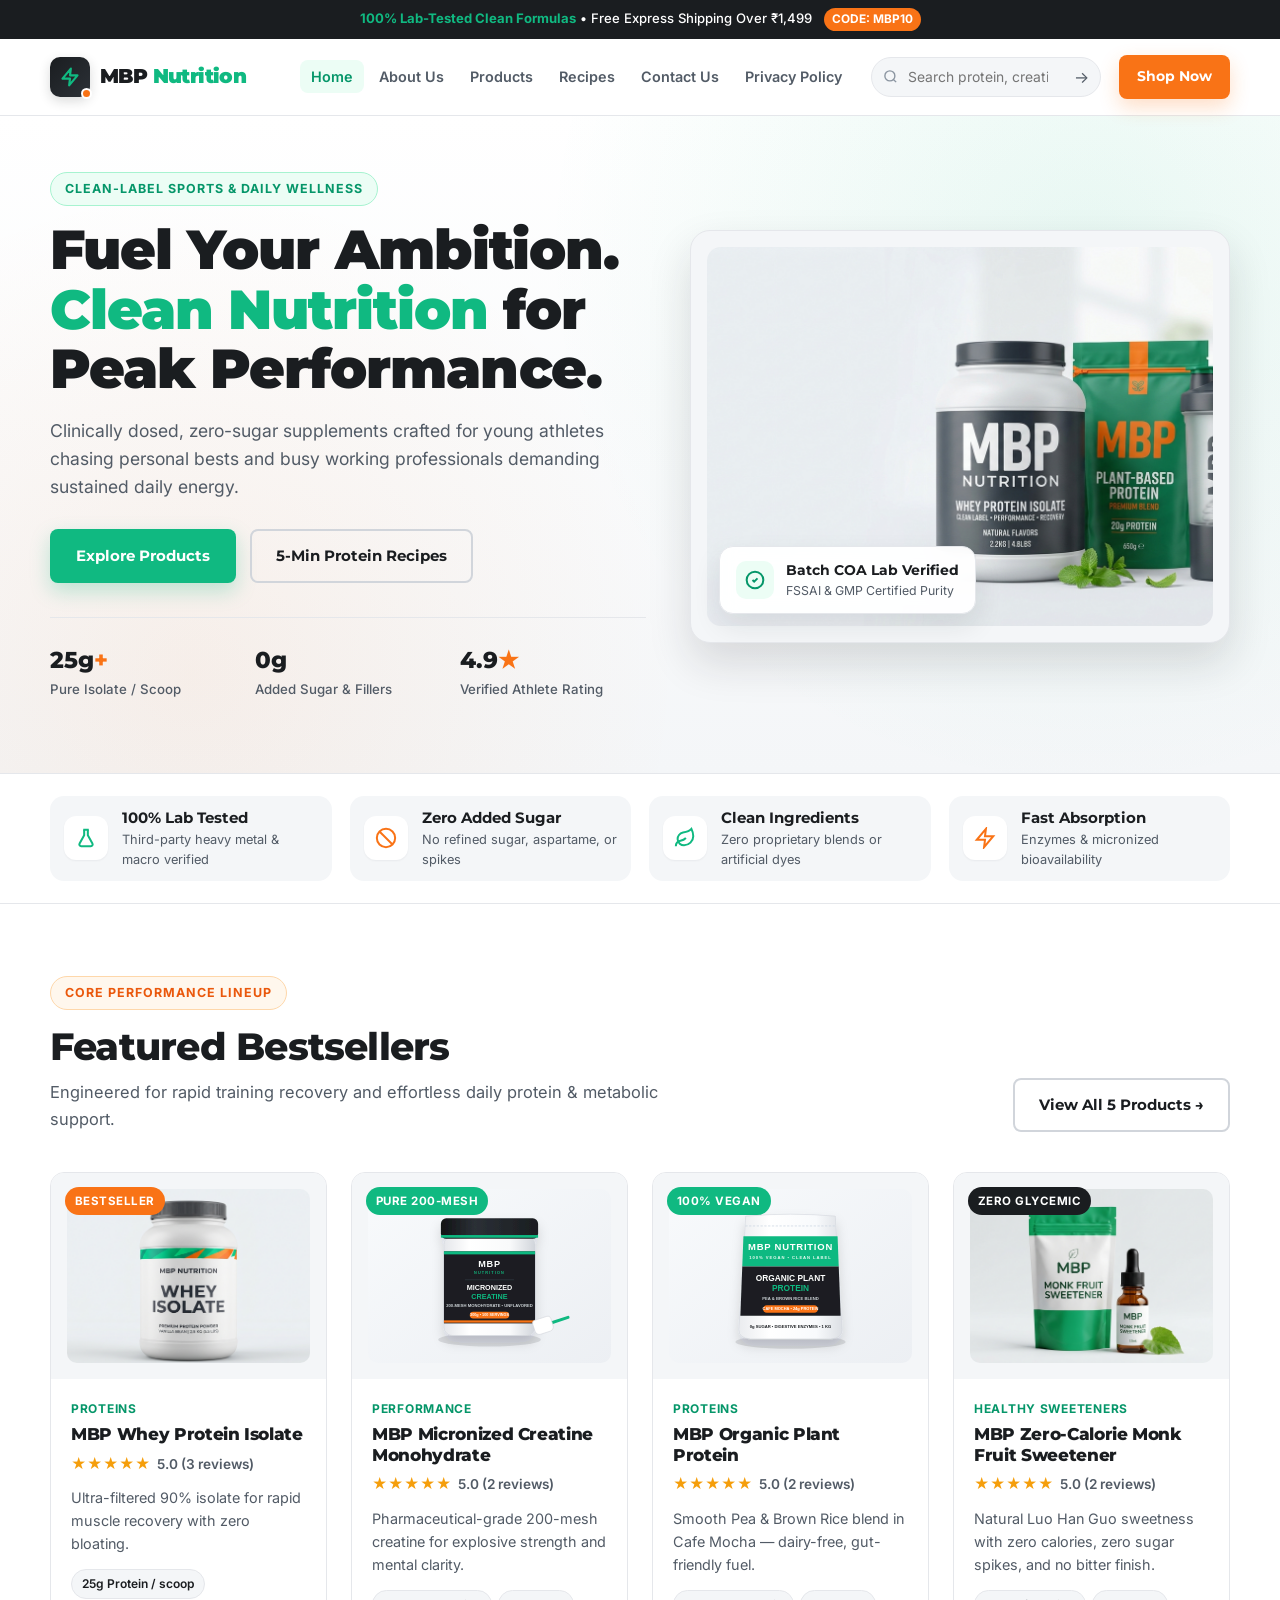
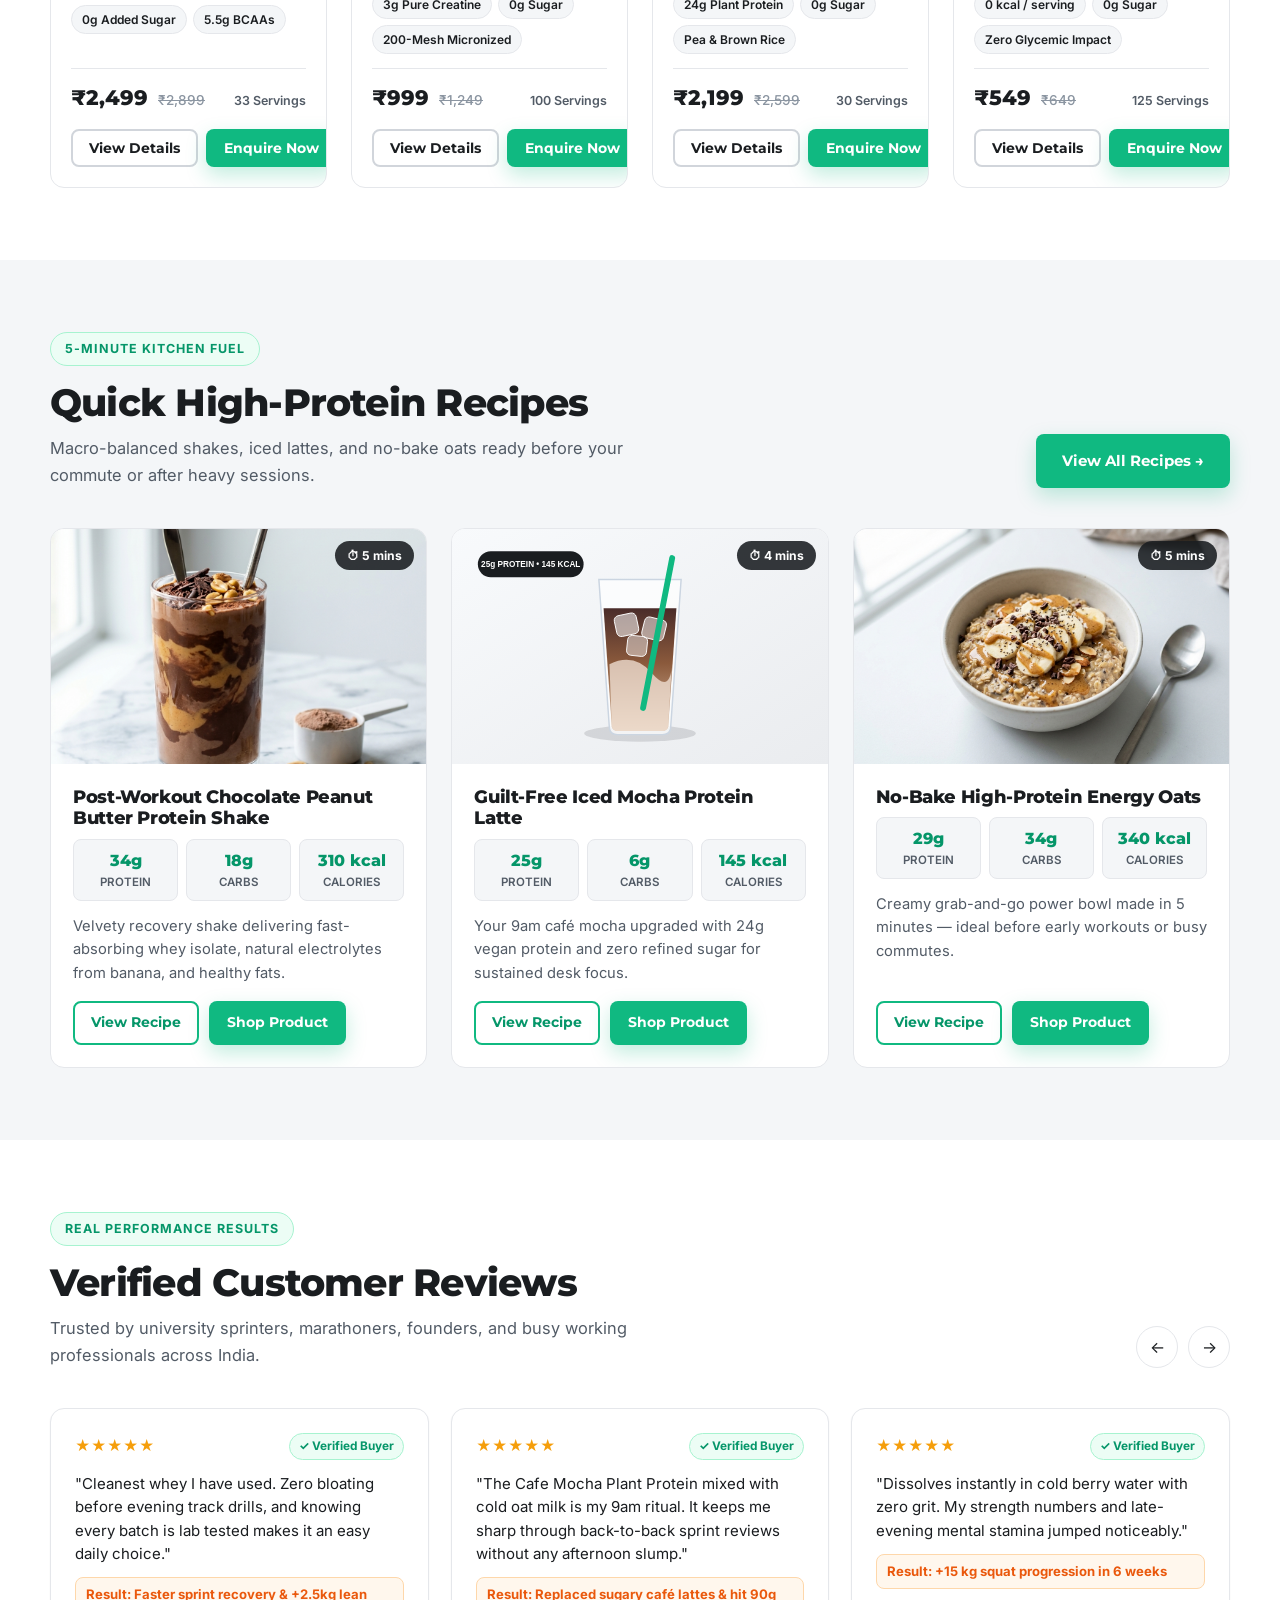
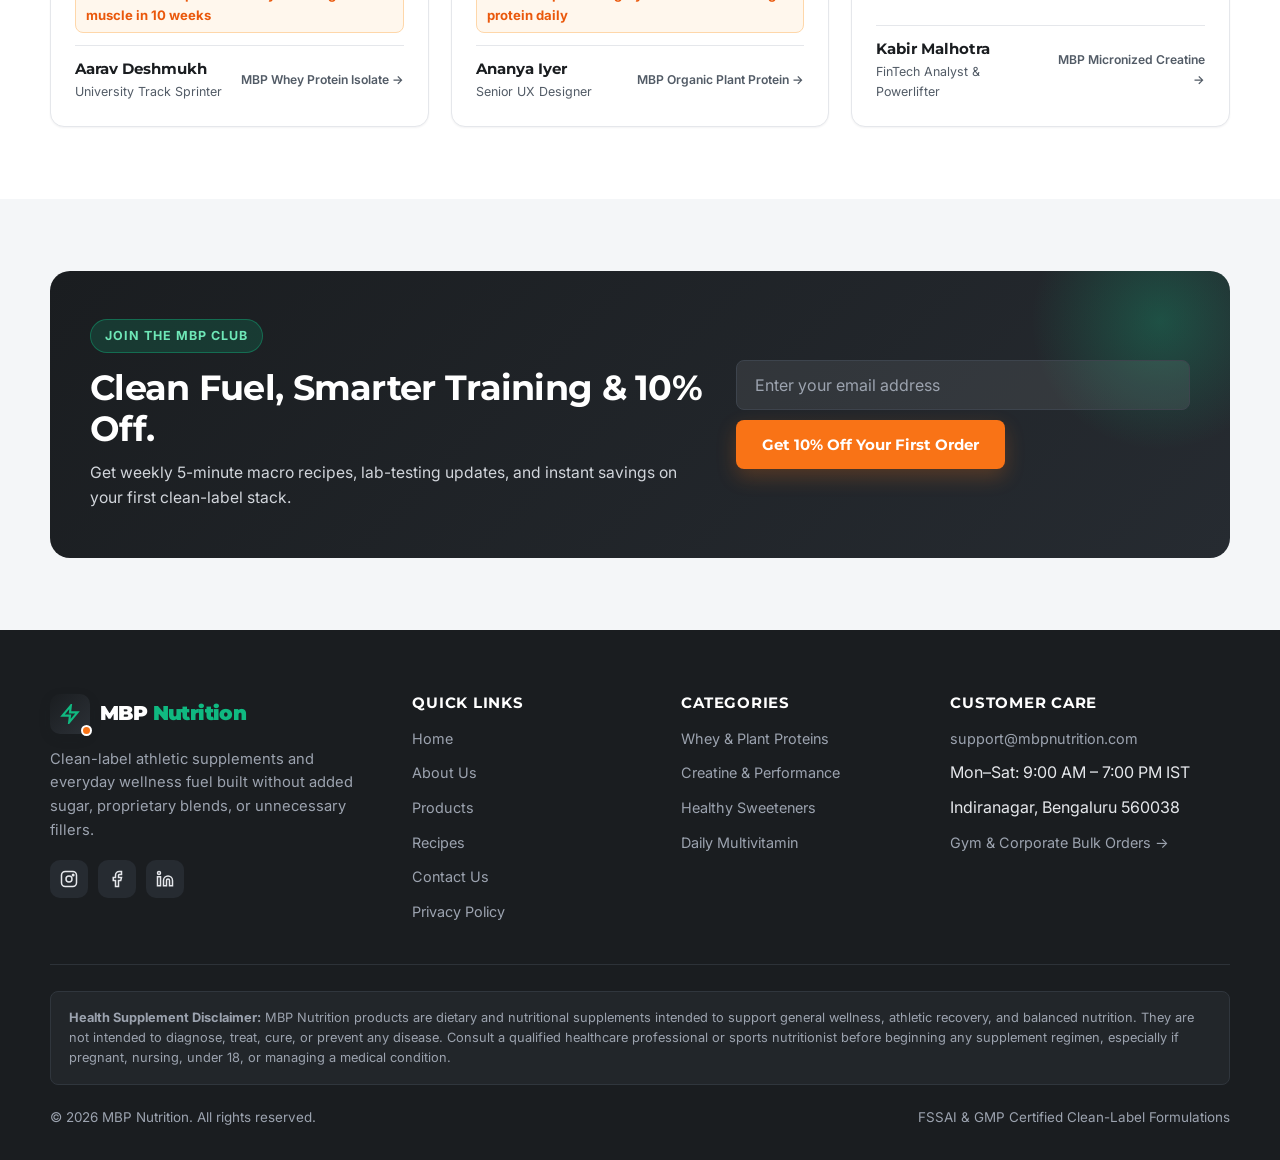
<file: mbp-nutrition/index.html>
<!DOCTYPE html>
<html lang="en">
<head>
  <meta charset="UTF-8">
  <meta name="viewport" content="width=device-width, initial-scale=1.0">
  <title>MBP Nutrition | Clean-Label Athletic &amp; Everyday Performance Supplements</title>
  <meta name="description" content="Fuel your ambition with MBP Nutrition. 100% lab-tested Whey Protein Isolate, Micronized Creatine, Organic Plant Protein, and Zero-Calorie Monk Fruit Sweetener for young athletes and busy professionals.">
  <meta name="keywords" content="MBP Nutrition, clean label supplements, whey protein isolate, micronized creatine, organic plant protein, monk fruit sweetener">
  <meta property="og:title" content="MBP Nutrition | Fuel Your Ambition. Clean Nutrition for Peak Performance.">
  <meta property="og:description" content="100% lab-tested, zero added sugar supplements built for athletes and working professionals.">
  <meta property="og:type" content="website">
  <link rel="preconnect" href="https://fonts.googleapis.com">
  <link rel="preconnect" href="https://fonts.gstatic.com" crossorigin>
  <link href="https://fonts.googleapis.com/css2?family=Inter:wght@400;500;600;700&family=Montserrat:wght@700;800;900&display=swap" rel="stylesheet">
  <link rel="stylesheet" href="styles.css">
  <script type="application/ld+json">
  {
    "@context": "https://schema.org",
    "@type": "Organization",
    "name": "MBP Nutrition",
    "url": "https://mbpnutrition.com",
    "description": "Clean-label sports nutrition and daily wellness supplements for young athletes and working professionals."
  }
  </script>
</head>
<body>
  <a class="skip-link" href="#main-content">Skip to main content</a>

  <div class="promo-strip">
    <strong>100% Lab-Tested Clean Formulas</strong> • Free Express Shipping Over ₹1,499 <span class="promo-pill">CODE: MBP10</span>
  </div>

  <header class="site-header">
    <div class="container nav-bar">
      <a class="brand" href="index.html" aria-label="MBP Nutrition Home">
        <span class="brand__logo-mark" aria-hidden="true">
          <svg width="20" height="20" viewBox="0 0 24 24" fill="none" stroke="currentColor" stroke-width="2.6" stroke-linecap="round" stroke-linejoin="round">
            <path d="M13 2L3 14h9l-1 8 10-12h-9l1-8z"/>
          </svg>
        </span>
        <span>MBP <span class="brand__accent">Nutrition</span></span>
      </a>

      <nav class="nav-desktop" aria-label="Primary Navigation">
        <ul class="nav-links">
          <li><a class="nav-link is-active" href="index.html" aria-current="page">Home</a></li>
          <li><a class="nav-link" href="about.html">About Us</a></li>
          <li><a class="nav-link" href="products.html">Products</a></li>
          <li><a class="nav-link" href="recipes.html">Recipes</a></li>
          <li><a class="nav-link" href="contact.html">Contact Us</a></li>
          <li><a class="nav-link" href="privacy.html">Privacy Policy</a></li>
        </ul>

        <div class="nav-search" data-search-widget>
          <form class="nav-search__form" role="search" aria-label="Search supplements and recipes">
            <span class="nav-search__icon" aria-hidden="true">
              <svg width="15" height="15" viewBox="0 0 24 24" fill="none" stroke="currentColor" stroke-width="2.2"><circle cx="11" cy="11" r="8"/><path d="m21 21-4.3-4.3"/></svg>
            </span>
            <input class="nav-search__input" type="search" placeholder="Search protein, creatine..." aria-label="Search products">
            <button class="nav-search__submit" type="submit" aria-label="Submit search">→</button>
          </form>
          <div class="search-dropdown" role="region" aria-label="Search suggestions"></div>
        </div>

        <a class="btn btn--accent btn--sm" href="products.html">Shop Now</a>
      </nav>

      <button class="hamburger" id="menuToggle" type="button" aria-label="Toggle navigation menu" aria-expanded="false" aria-controls="mobileDrawer">
        <span class="hamburger__line"></span>
        <span class="hamburger__line"></span>
        <span class="hamburger__line"></span>
      </button>
    </div>

    <div class="mobile-drawer" id="mobileDrawer">
      <div class="nav-search" style="width:100%;" data-search-widget>
        <form class="nav-search__form" role="search" aria-label="Mobile search">
          <span class="nav-search__icon" aria-hidden="true">
            <svg width="15" height="15" viewBox="0 0 24 24" fill="none" stroke="currentColor" stroke-width="2.2"><circle cx="11" cy="11" r="8"/><path d="m21 21-4.3-4.3"/></svg>
          </span>
          <input class="nav-search__input" type="search" placeholder="Search supplements &amp; recipes..." aria-label="Search products">
          <button class="nav-search__submit" type="submit" aria-label="Submit search">→</button>
        </form>
        <div class="search-dropdown" style="width:100%;"></div>
      </div>
      <ul class="mobile-drawer__links">
        <li><a class="nav-link is-active" href="index.html" aria-current="page">Home</a></li>
        <li><a class="nav-link" href="about.html">About Us</a></li>
        <li><a class="nav-link" href="products.html">Products</a></li>
        <li><a class="nav-link" href="recipes.html">Recipes</a></li>
        <li><a class="nav-link" href="contact.html">Contact Us</a></li>
        <li><a class="nav-link" href="privacy.html">Privacy Policy</a></li>
      </ul>
      <a class="btn btn--accent btn--full" href="products.html">Shop Now</a>
    </div>
  </header>

  <main id="main-content">
    <!-- Hero Section -->
    <section class="hero">
      <div class="container hero__grid">
        <div>
          <span class="eyebrow">Clean-Label Sports &amp; Daily Wellness</span>
          <h1 class="hero__title">Fuel Your Ambition. <span>Clean Nutrition</span> for Peak Performance.</h1>
          <p class="hero__subtitle">
            Clinically dosed, zero-sugar supplements crafted for young athletes chasing personal bests and busy working professionals demanding sustained daily energy.
          </p>
          <div class="hero__actions">
            <a class="btn btn--primary" href="products.html">Explore Products</a>
            <a class="btn btn--outline" href="recipes.html">5-Min Protein Recipes</a>
          </div>
          <div class="hero__metrics" aria-label="Key Brand Metrics">
            <div>
              <div class="metric__value">25g<span>+</span></div>
              <div class="metric__label">Pure Isolate / Scoop</div>
            </div>
            <div>
              <div class="metric__value">0g</div>
              <div class="metric__label">Added Sugar &amp; Fillers</div>
            </div>
            <div>
              <div class="metric__value">4.9<span>★</span></div>
              <div class="metric__label">Verified Athlete Rating</div>
            </div>
          </div>
        </div>

        <div class="hero__visual">
          <div class="hero__card">
            <img src="images/hero-banner.jpg" alt="MBP Nutrition sleek whey protein isolate tub, plant protein pouch, and matte athletic shaker bottle" width="800" height="600">
            <div class="hero__float-badge">
              <div class="hero__float-icon" aria-hidden="true">
                <svg width="20" height="20" viewBox="0 0 24 24" fill="none" stroke="currentColor" stroke-width="2.4"><path d="M9 12l2 2 4-4"/><circle cx="12" cy="12" r="10"/></svg>
              </div>
              <div>
                <div class="hero__float-title">Batch COA Lab Verified</div>
                <div class="hero__float-sub">FSSAI &amp; GMP Certified Purity</div>
              </div>
            </div>
          </div>
        </div>
      </div>
    </section>

    <!-- Trust Badges Bar -->
    <section class="trust-bar" aria-label="Quality Guarantees">
      <div class="container trust-bar__grid">
        <div class="trust-item">
          <div class="trust-item__icon" aria-hidden="true">
            <svg width="22" height="22" viewBox="0 0 24 24" fill="none" stroke="currentColor" stroke-width="2.2"><path d="M9 3h6"/><path d="M10 3v6l-5 9a2 2 0 0 0 1.7 3h10.6a2 2 0 0 0 1.7-3l-5-9V3"/></svg>
          </div>
          <div>
            <div class="trust-item__title">100% Lab Tested</div>
            <div class="trust-item__desc">Third-party heavy metal &amp; macro verified</div>
          </div>
        </div>
        <div class="trust-item">
          <div class="trust-item__icon trust-item__icon--orange" aria-hidden="true">
            <svg width="22" height="22" viewBox="0 0 24 24" fill="none" stroke="currentColor" stroke-width="2.2"><circle cx="12" cy="12" r="10"/><path d="m4.9 4.9 14.2 14.2"/></svg>
          </div>
          <div>
            <div class="trust-item__title">Zero Added Sugar</div>
            <div class="trust-item__desc">No refined sugar, aspartame, or spikes</div>
          </div>
        </div>
        <div class="trust-item">
          <div class="trust-item__icon" aria-hidden="true">
            <svg width="22" height="22" viewBox="0 0 24 24" fill="none" stroke="currentColor" stroke-width="2.2"><path d="M11 20A7 7 0 0 1 9.8 6.1C15.5 5 17 4.48 19 2c1 2 2 4.18 2 8 0 5.5-4.78 10-10 10Z"/><path d="M2 21c0-3 1.85-5.36 5.08-6C9.5 14.52 12 13 13 12"/></svg>
          </div>
          <div>
            <div class="trust-item__title">Clean Ingredients</div>
            <div class="trust-item__desc">Zero proprietary blends or artificial dyes</div>
          </div>
        </div>
        <div class="trust-item">
          <div class="trust-item__icon trust-item__icon--orange" aria-hidden="true">
            <svg width="22" height="22" viewBox="0 0 24 24" fill="none" stroke="currentColor" stroke-width="2.2"><path d="M13 2L3 14h9l-1 8 10-12h-9l1-8z"/></svg>
          </div>
          <div>
            <div class="trust-item__title">Fast Absorption</div>
            <div class="trust-item__desc">Enzymes &amp; micronized bioavailability</div>
          </div>
        </div>
      </div>
    </section>

    <!-- Featured Bestsellers Grid -->
    <section class="section" id="bestsellers">
      <div class="container">
        <div class="section-header">
          <div>
            <span class="eyebrow eyebrow--orange">Core Performance Lineup</span>
            <h2 class="section-title">Featured Bestsellers</h2>
            <p class="section-subtitle">Engineered for rapid training recovery and effortless daily protein &amp; metabolic support.</p>
          </div>
          <a class="btn btn--outline" href="products.html">View All 5 Products →</a>
        </div>

        <div class="grid-4" id="homeBestsellersGrid"></div>
      </div>
    </section>

    <!-- Quick Recipes Preview -->
    <section class="section section--light" id="quick-recipes">
      <div class="container">
        <div class="section-header">
          <div>
            <span class="eyebrow">5-Minute Kitchen Fuel</span>
            <h2 class="section-title">Quick High-Protein Recipes</h2>
            <p class="section-subtitle">Macro-balanced shakes, iced lattes, and no-bake oats ready before your commute or after heavy sessions.</p>
          </div>
          <a class="btn btn--primary" href="recipes.html">View All Recipes →</a>
        </div>

        <div class="grid-3" id="homeRecipesGrid"></div>
      </div>
    </section>

    <!-- Verified Customer Reviews & Results -->
    <section class="section" id="reviews">
      <div class="container">
        <div class="section-header">
          <div>
            <span class="eyebrow">Real Performance Results</span>
            <h2 class="section-title">Verified Customer Reviews</h2>
            <p class="section-subtitle">Trusted by university sprinters, marathoners, founders, and busy working professionals across India.</p>
          </div>
          <div class="reviews-controls">
            <button type="button" class="icon-btn" id="reviewsPrev" aria-label="Previous reviews">←</button>
            <button type="button" class="icon-btn" id="reviewsNext" aria-label="Next reviews">→</button>
          </div>
        </div>

        <div class="reviews-track" id="reviewsCarouselTrack"></div>
      </div>
    </section>

    <!-- Newsletter Signup -->
    <section class="section section--light">
      <div class="container">
        <div class="newsletter-box">
          <div>
            <span class="eyebrow" style="background:rgba(16,185,129,0.18);border-color:rgba(16,185,129,0.4);color:#6EE7B7;">Join the MBP Club</span>
            <h2>Clean Fuel, Smarter Training &amp; 10% Off.</h2>
            <p>Get weekly 5-minute macro recipes, lab-testing updates, and instant savings on your first clean-label stack.</p>
          </div>
          <div>
            <form class="newsletter-form" id="newsletterForm" novalidate>
              <label class="sr-only" for="newsletterEmail">Email Address</label>
              <input id="newsletterEmail" type="email" placeholder="Enter your email address" required>
              <button type="submit" class="btn btn--accent">Get 10% Off Your First Order</button>
            </form>
            <div id="newsletterFeedback" class="form-feedback" aria-live="polite"></div>
          </div>
        </div>
      </div>
    </section>
  </main>

  <footer class="site-footer">
    <div class="container">
      <div class="footer-grid">
        <div>
          <a class="brand footer-brand" href="index.html">
            <span class="brand__logo-mark" aria-hidden="true">
              <svg width="20" height="20" viewBox="0 0 24 24" fill="none" stroke="currentColor" stroke-width="2.6"><path d="M13 2L3 14h9l-1 8 10-12h-9l1-8z"/></svg>
            </span>
            <span>MBP <span class="brand__accent">Nutrition</span></span>
          </a>
          <p class="footer-desc">
            Clean-label athletic supplements and everyday wellness fuel built without added sugar, proprietary blends, or unnecessary fillers.
          </p>
          <div class="social-row" aria-label="Social Media">
            <a class="social-link" href="https://instagram.com" target="_blank" rel="noopener noreferrer" aria-label="MBP Nutrition on Instagram">
              <svg width="18" height="18" viewBox="0 0 24 24" fill="none" stroke="currentColor" stroke-width="2"><rect x="2" y="2" width="20" height="20" rx="5"/><circle cx="12" cy="12" r="4"/><circle cx="17.5" cy="6.5" r="1"/></svg>
            </a>
            <a class="social-link" href="https://facebook.com" target="_blank" rel="noopener noreferrer" aria-label="MBP Nutrition on Facebook">
              <svg width="18" height="18" viewBox="0 0 24 24" fill="none" stroke="currentColor" stroke-width="2"><path d="M18 2h-3a5 5 0 0 0-5 5v3H7v4h3v8h4v-8h3l1-4h-4V7a1 1 0 0 1 1-1h3z"/></svg>
            </a>
            <a class="social-link" href="https://linkedin.com" target="_blank" rel="noopener noreferrer" aria-label="MBP Nutrition on LinkedIn">
              <svg width="18" height="18" viewBox="0 0 24 24" fill="none" stroke="currentColor" stroke-width="2"><path d="M16 8a6 6 0 0 1 6 6v7h-4v-7a2 2 0 0 0-4 0v7h-4v-7a6 6 0 0 1 6-6z"/><rect x="2" y="9" width="4" height="12"/><circle cx="4" cy="4" r="2"/></svg>
            </a>
          </div>
        </div>

        <div>
          <h3 class="footer-heading">Quick Links</h3>
          <ul class="footer-links">
            <li><a href="index.html">Home</a></li>
            <li><a href="about.html">About Us</a></li>
            <li><a href="products.html">Products</a></li>
            <li><a href="recipes.html">Recipes</a></li>
            <li><a href="contact.html">Contact Us</a></li>
            <li><a href="privacy.html">Privacy Policy</a></li>
          </ul>
        </div>

        <div>
          <h3 class="footer-heading">Categories</h3>
          <ul class="footer-links">
            <li><a href="products.html?category=Proteins">Whey &amp; Plant Proteins</a></li>
            <li><a href="products.html?category=Performance">Creatine &amp; Performance</a></li>
            <li><a href="products.html?category=Healthy%20Sweeteners">Healthy Sweeteners</a></li>
            <li><a href="products.html?product=daily-multivitamin-electrolytes">Daily Multivitamin</a></li>
          </ul>
        </div>

        <div>
          <h3 class="footer-heading">Customer Care</h3>
          <ul class="footer-links">
            <li><a href="mailto:support@mbpnutrition.com">support@mbpnutrition.com</a></li>
            <li><span>Mon–Sat: 9:00 AM – 7:00 PM IST</span></li>
            <li><span>Indiranagar, Bengaluru 560038</span></li>
            <li><a href="contact.html?inquiry=Bulk%20Order">Gym &amp; Corporate Bulk Orders →</a></li>
          </ul>
        </div>
      </div>

      <div class="footer-disclaimer">
        <strong>Health Supplement Disclaimer:</strong> MBP Nutrition products are dietary and nutritional supplements intended to support general wellness, athletic recovery, and balanced nutrition. They are not intended to diagnose, treat, cure, or prevent any disease. Consult a qualified healthcare professional or sports nutritionist before beginning any supplement regimen, especially if pregnant, nursing, under 18, or managing a medical condition.
      </div>

      <div class="footer-bottom">
        <span>&copy; 2026 MBP Nutrition. All rights reserved.</span>
        <span>FSSAI &amp; GMP Certified Clean-Label Formulations</span>
      </div>
    </div>
  </footer>

  <script src="data.js"></script>
  <script src="app.js"></script>
</body>
</html>
</file>
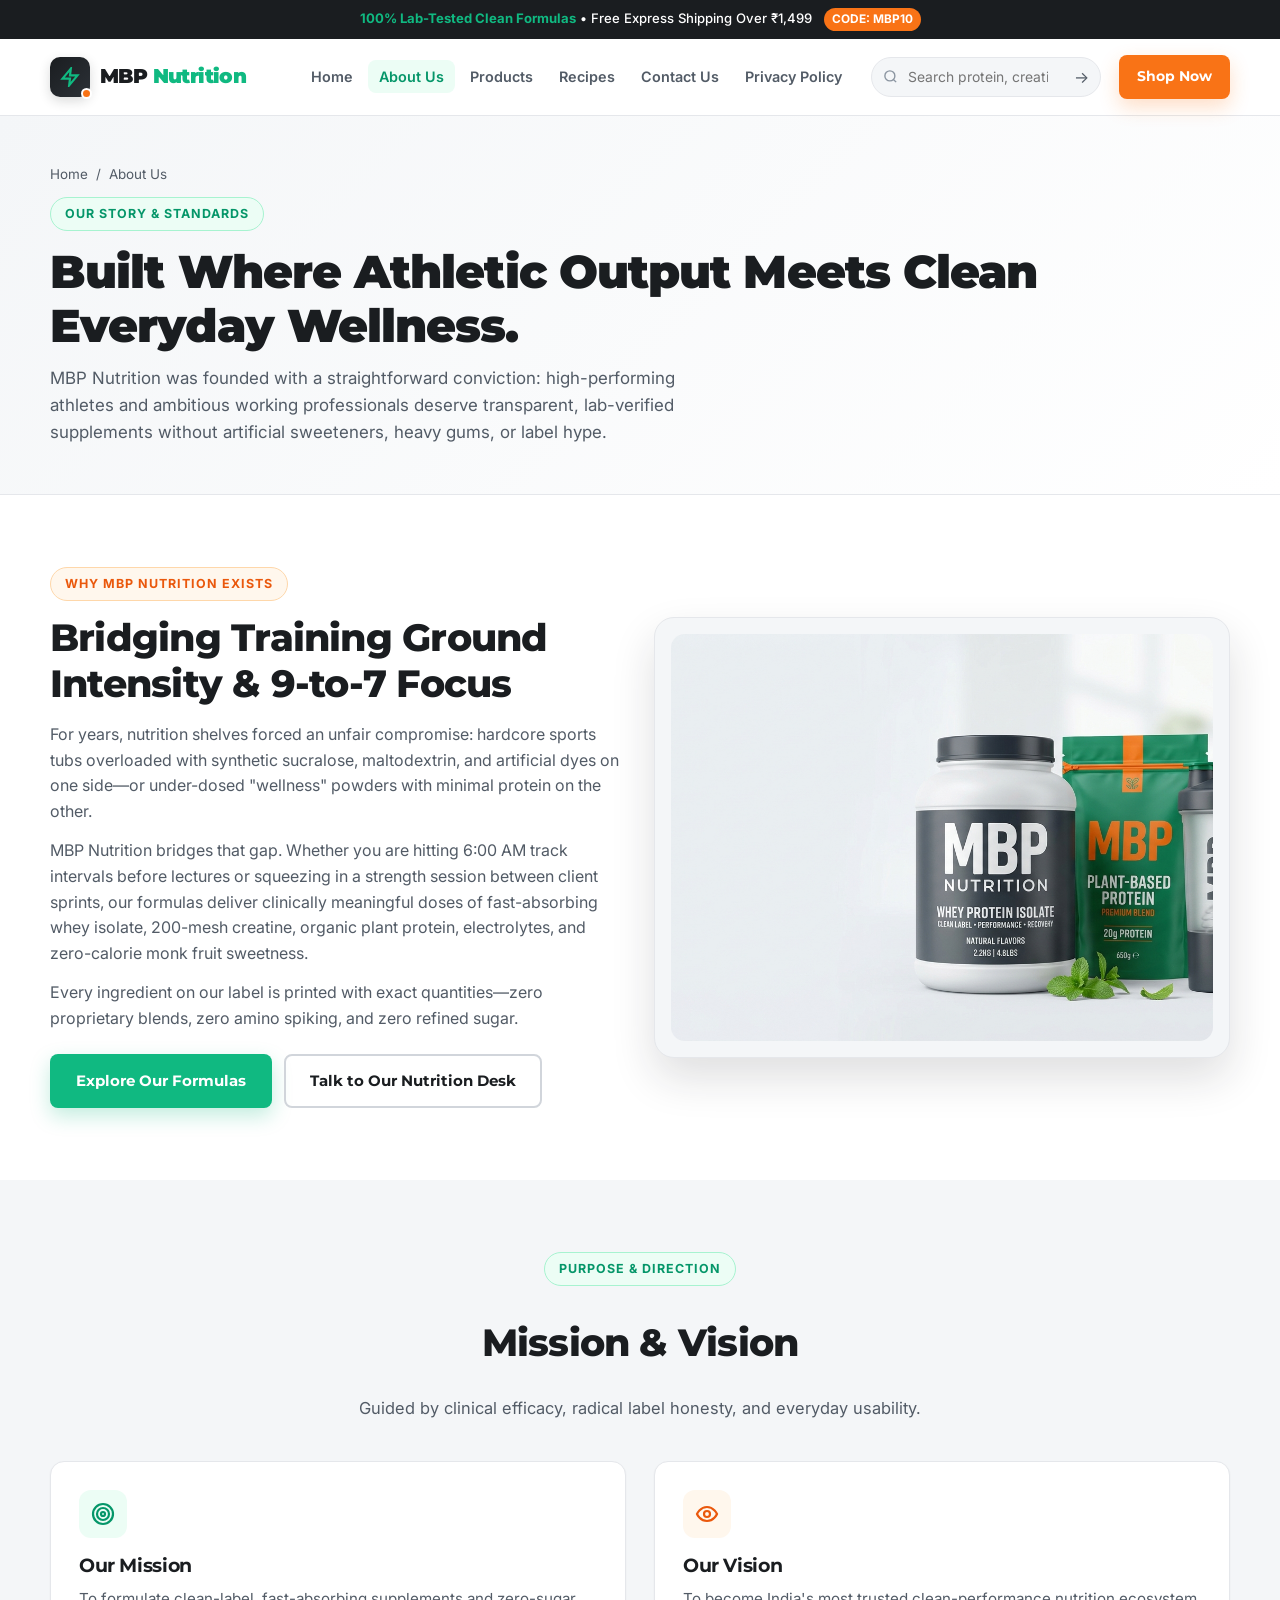
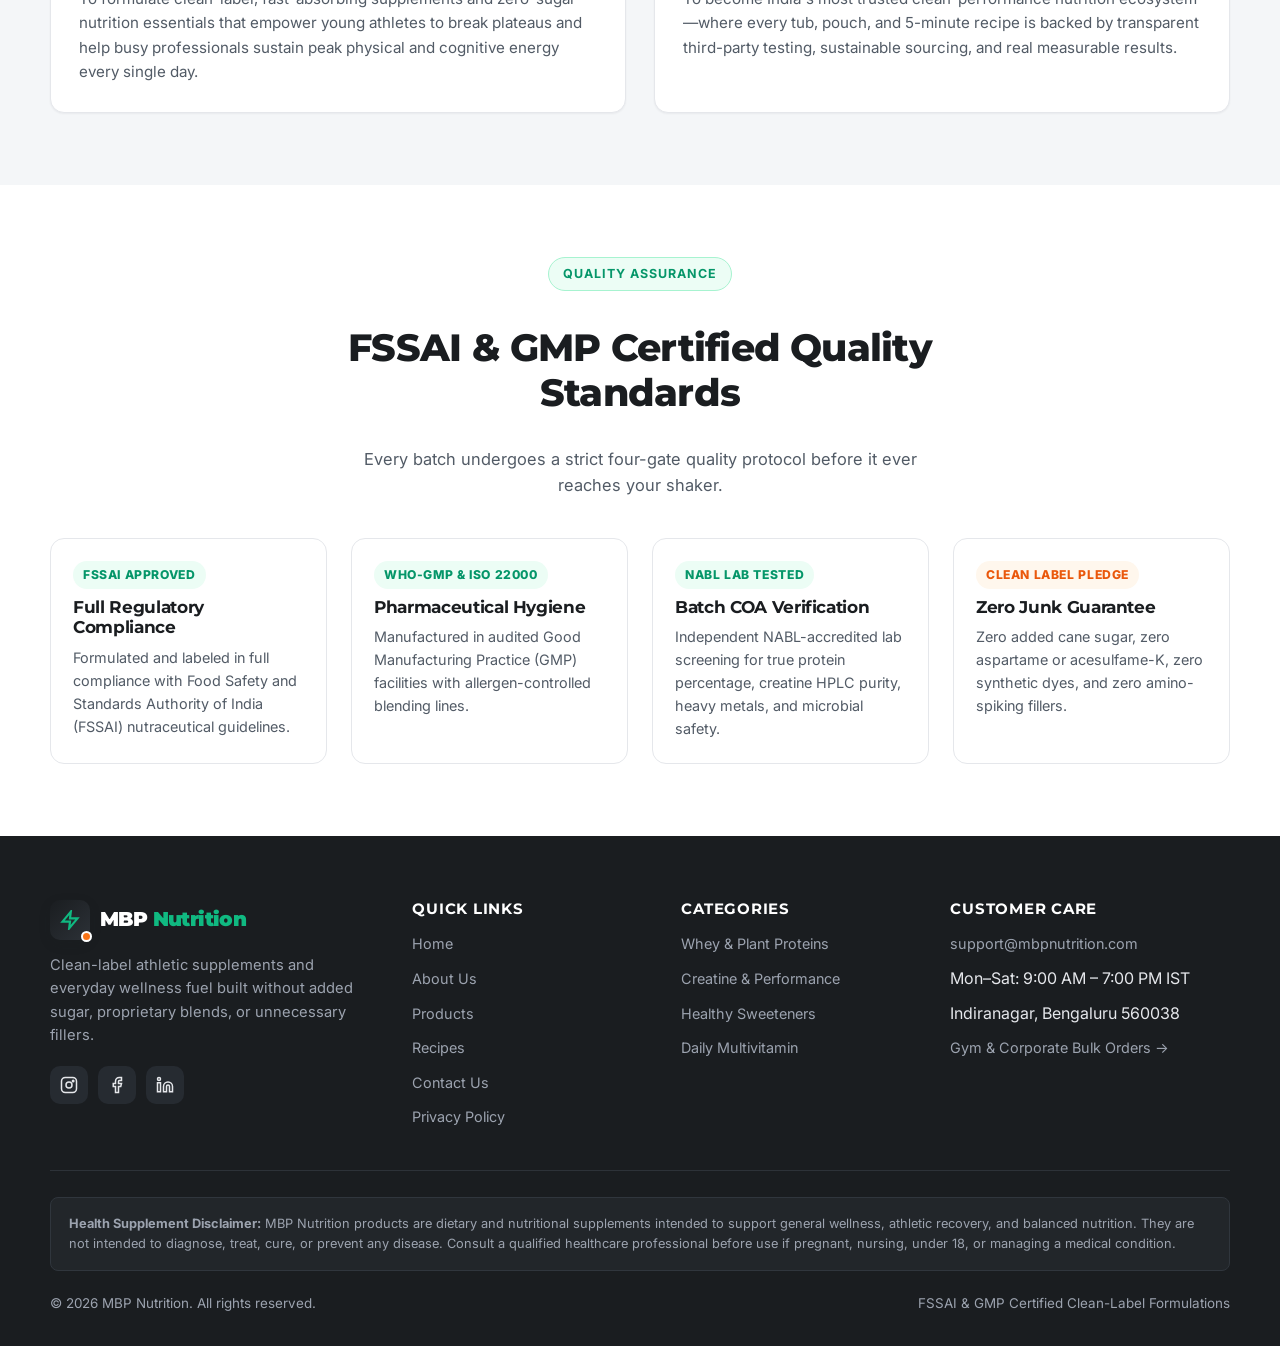
<file: mbp-nutrition/about.html>
<!DOCTYPE html>
<html lang="en">
<head>
  <meta charset="UTF-8">
  <meta name="viewport" content="width=device-width, initial-scale=1.0">
  <title>About Us | MBP Nutrition — Clean-Label Athletic &amp; Everyday Wellness</title>
  <meta name="description" content="Discover why MBP Nutrition was founded to bridge high-performance sports nutrition and clean daily wellness for working professionals. Explore our FSSAI &amp; GMP certified quality standards.">
  <meta property="og:title" content="About MBP Nutrition | Mission, Vision &amp; Lab-Tested Quality Standards">
  <meta property="og:description" content="Bridging high-performance athletic nutrition and clean everyday wellness with FSSAI/GMP certified standards.">
  <link rel="preconnect" href="https://fonts.googleapis.com">
  <link rel="preconnect" href="https://fonts.gstatic.com" crossorigin>
  <link href="https://fonts.googleapis.com/css2?family=Inter:wght@400;500;600;700&family=Montserrat:wght@700;800;900&display=swap" rel="stylesheet">
  <link rel="stylesheet" href="styles.css">
</head>
<body>
  <a class="skip-link" href="#main-content">Skip to main content</a>

  <div class="promo-strip">
    <strong>100% Lab-Tested Clean Formulas</strong> • Free Express Shipping Over ₹1,499 <span class="promo-pill">CODE: MBP10</span>
  </div>

  <header class="site-header">
    <div class="container nav-bar">
      <a class="brand" href="index.html" aria-label="MBP Nutrition Home">
        <span class="brand__logo-mark" aria-hidden="true">
          <svg width="20" height="20" viewBox="0 0 24 24" fill="none" stroke="currentColor" stroke-width="2.6"><path d="M13 2L3 14h9l-1 8 10-12h-9l1-8z"/></svg>
        </span>
        <span>MBP <span class="brand__accent">Nutrition</span></span>
      </a>

      <nav class="nav-desktop" aria-label="Primary Navigation">
        <ul class="nav-links">
          <li><a class="nav-link" href="index.html">Home</a></li>
          <li><a class="nav-link is-active" href="about.html" aria-current="page">About Us</a></li>
          <li><a class="nav-link" href="products.html">Products</a></li>
          <li><a class="nav-link" href="recipes.html">Recipes</a></li>
          <li><a class="nav-link" href="contact.html">Contact Us</a></li>
          <li><a class="nav-link" href="privacy.html">Privacy Policy</a></li>
        </ul>

        <div class="nav-search" data-search-widget>
          <form class="nav-search__form" role="search" aria-label="Search supplements and recipes">
            <span class="nav-search__icon" aria-hidden="true">
              <svg width="15" height="15" viewBox="0 0 24 24" fill="none" stroke="currentColor" stroke-width="2.2"><circle cx="11" cy="11" r="8"/><path d="m21 21-4.3-4.3"/></svg>
            </span>
            <input class="nav-search__input" type="search" placeholder="Search protein, creatine..." aria-label="Search products">
            <button class="nav-search__submit" type="submit" aria-label="Submit search">→</button>
          </form>
          <div class="search-dropdown"></div>
        </div>

        <a class="btn btn--accent btn--sm" href="products.html">Shop Now</a>
      </nav>

      <button class="hamburger" id="menuToggle" type="button" aria-label="Toggle navigation menu" aria-expanded="false" aria-controls="mobileDrawer">
        <span class="hamburger__line"></span>
        <span class="hamburger__line"></span>
        <span class="hamburger__line"></span>
      </button>
    </div>

    <div class="mobile-drawer" id="mobileDrawer">
      <div class="nav-search" style="width:100%;" data-search-widget>
        <form class="nav-search__form" role="search" aria-label="Mobile search">
          <span class="nav-search__icon" aria-hidden="true">
            <svg width="15" height="15" viewBox="0 0 24 24" fill="none" stroke="currentColor" stroke-width="2.2"><circle cx="11" cy="11" r="8"/><path d="m21 21-4.3-4.3"/></svg>
          </span>
          <input class="nav-search__input" type="search" placeholder="Search supplements &amp; recipes..." aria-label="Search products">
          <button class="nav-search__submit" type="submit" aria-label="Submit search">→</button>
        </form>
        <div class="search-dropdown" style="width:100%;"></div>
      </div>
      <ul class="mobile-drawer__links">
        <li><a class="nav-link" href="index.html">Home</a></li>
        <li><a class="nav-link is-active" href="about.html" aria-current="page">About Us</a></li>
        <li><a class="nav-link" href="products.html">Products</a></li>
        <li><a class="nav-link" href="recipes.html">Recipes</a></li>
        <li><a class="nav-link" href="contact.html">Contact Us</a></li>
        <li><a class="nav-link" href="privacy.html">Privacy Policy</a></li>
      </ul>
      <a class="btn btn--accent btn--full" href="products.html">Shop Now</a>
    </div>
  </header>

  <main id="main-content">
    <section class="page-hero">
      <div class="container">
        <nav class="breadcrumb" aria-label="Breadcrumb">
          <a href="index.html">Home</a> <span>/</span> <span>About Us</span>
        </nav>
        <span class="eyebrow">Our Story &amp; Standards</span>
        <h1 class="page-hero__title">Built Where Athletic Output Meets Clean Everyday Wellness.</h1>
        <p class="page-hero__sub">
          MBP Nutrition was founded with a straightforward conviction: high-performing athletes and ambitious working professionals deserve transparent, lab-verified supplements without artificial sweeteners, heavy gums, or label hype.
        </p>
      </div>
    </section>

    <!-- Brand Story -->
    <section class="section">
      <div class="container grid-2" style="align-items:center;">
        <div>
          <span class="eyebrow eyebrow--orange">Why MBP Nutrition Exists</span>
          <h2 class="section-title" style="margin-bottom:16px;">Bridging Training Ground Intensity &amp; 9-to-7 Focus</h2>
          <p style="color:var(--text-muted);margin-bottom:14px;">
            For years, nutrition shelves forced an unfair compromise: hardcore sports tubs overloaded with synthetic sucralose, maltodextrin, and artificial dyes on one side—or under-dosed "wellness" powders with minimal protein on the other.
          </p>
          <p style="color:var(--text-muted);margin-bottom:14px;">
            MBP Nutrition bridges that gap. Whether you are hitting 6:00 AM track intervals before lectures or squeezing in a strength session between client sprints, our formulas deliver clinically meaningful doses of fast-absorbing whey isolate, 200-mesh creatine, organic plant protein, electrolytes, and zero-calorie monk fruit sweetness.
          </p>
          <p style="color:var(--text-muted);margin-bottom:22px;">
            Every ingredient on our label is printed with exact quantities—zero proprietary blends, zero amino spiking, and zero refined sugar.
          </p>
          <div style="display:flex;flex-wrap:wrap;gap:12px;">
            <a class="btn btn--primary" href="products.html">Explore Our Formulas</a>
            <a class="btn btn--outline" href="contact.html?inquiry=Nutrition%20Advice">Talk to Our Nutrition Desk</a>
          </div>
        </div>

        <div class="hero__card">
          <img src="images/hero-banner.jpg" alt="MBP Nutrition clean-label supplement range" width="760" height="570">
        </div>
      </div>
    </section>

    <!-- Mission & Vision -->
    <section class="section section--light">
      <div class="container">
        <div class="section-header section-header--center">
          <span class="eyebrow">Purpose &amp; Direction</span>
          <h2 class="section-title">Mission &amp; Vision</h2>
          <p class="section-subtitle">Guided by clinical efficacy, radical label honesty, and everyday usability.</p>
        </div>

        <div class="grid-2">
          <article class="info-card">
            <div class="info-card__icon" aria-hidden="true">
              <svg width="24" height="24" viewBox="0 0 24 24" fill="none" stroke="currentColor" stroke-width="2.2"><circle cx="12" cy="12" r="10"/><circle cx="12" cy="12" r="6"/><circle cx="12" cy="12" r="2"/></svg>
            </div>
            <h3>Our Mission</h3>
            <p>
              To formulate clean-label, fast-absorbing supplements and zero-sugar nutrition essentials that empower young athletes to break plateaus and help busy professionals sustain peak physical and cognitive energy every single day.
            </p>
          </article>

          <article class="info-card">
            <div class="info-card__icon info-card__icon--orange" aria-hidden="true">
              <svg width="24" height="24" viewBox="0 0 24 24" fill="none" stroke="currentColor" stroke-width="2.2"><path d="M2 12s3-7 10-7 10 7 10 7-3 7-10 7-10-7-10-7Z"/><circle cx="12" cy="12" r="3"/></svg>
            </div>
            <h3>Our Vision</h3>
            <p>
              To become India's most trusted clean-performance nutrition ecosystem—where every tub, pouch, and 5-minute recipe is backed by transparent third-party testing, sustainable sourcing, and real measurable results.
            </p>
          </article>
        </div>
      </div>
    </section>

    <!-- Quality Standards (FSSAI / GMP) -->
    <section class="section">
      <div class="container">
        <div class="section-header section-header--center">
          <span class="eyebrow">Quality Assurance</span>
          <h2 class="section-title">FSSAI &amp; GMP Certified Quality Standards</h2>
          <p class="section-subtitle">Every batch undergoes a strict four-gate quality protocol before it ever reaches your shaker.</p>
        </div>

        <div class="grid-4">
          <div class="cert-badge-card">
            <span class="cert-badge-card__tag">FSSAI Approved</span>
            <h3 style="font-size:1.08rem;">Full Regulatory Compliance</h3>
            <p style="font-size:0.9rem;color:var(--text-muted);">Formulated and labeled in full compliance with Food Safety and Standards Authority of India (FSSAI) nutraceutical guidelines.</p>
          </div>
          <div class="cert-badge-card">
            <span class="cert-badge-card__tag">WHO-GMP &amp; ISO 22000</span>
            <h3 style="font-size:1.08rem;">Pharmaceutical Hygiene</h3>
            <p style="font-size:0.9rem;color:var(--text-muted);">Manufactured in audited Good Manufacturing Practice (GMP) facilities with allergen-controlled blending lines.</p>
          </div>
          <div class="cert-badge-card">
            <span class="cert-badge-card__tag">NABL Lab Tested</span>
            <h3 style="font-size:1.08rem;">Batch COA Verification</h3>
            <p style="font-size:0.9rem;color:var(--text-muted);">Independent NABL-accredited lab screening for true protein percentage, creatine HPLC purity, heavy metals, and microbial safety.</p>
          </div>
          <div class="cert-badge-card">
            <span class="cert-badge-card__tag" style="background:var(--orange-soft);color:var(--orange-dark);">Clean Label Pledge</span>
            <h3 style="font-size:1.08rem;">Zero Junk Guarantee</h3>
            <p style="font-size:0.9rem;color:var(--text-muted);">Zero added cane sugar, zero aspartame or acesulfame-K, zero synthetic dyes, and zero amino-spiking fillers.</p>
          </div>
        </div>
      </div>
    </section>
  </main>

  <footer class="site-footer">
    <div class="container">
      <div class="footer-grid">
        <div>
          <a class="brand footer-brand" href="index.html">
            <span class="brand__logo-mark" aria-hidden="true">
              <svg width="20" height="20" viewBox="0 0 24 24" fill="none" stroke="currentColor" stroke-width="2.6"><path d="M13 2L3 14h9l-1 8 10-12h-9l1-8z"/></svg>
            </span>
            <span>MBP <span class="brand__accent">Nutrition</span></span>
          </a>
          <p class="footer-desc">
            Clean-label athletic supplements and everyday wellness fuel built without added sugar, proprietary blends, or unnecessary fillers.
          </p>
          <div class="social-row" aria-label="Social Media">
            <a class="social-link" href="https://instagram.com" target="_blank" rel="noopener noreferrer" aria-label="Instagram">
              <svg width="18" height="18" viewBox="0 0 24 24" fill="none" stroke="currentColor" stroke-width="2"><rect x="2" y="2" width="20" height="20" rx="5"/><circle cx="12" cy="12" r="4"/><circle cx="17.5" cy="6.5" r="1"/></svg>
            </a>
            <a class="social-link" href="https://facebook.com" target="_blank" rel="noopener noreferrer" aria-label="Facebook">
              <svg width="18" height="18" viewBox="0 0 24 24" fill="none" stroke="currentColor" stroke-width="2"><path d="M18 2h-3a5 5 0 0 0-5 5v3H7v4h3v8h4v-8h3l1-4h-4V7a1 1 0 0 1 1-1h3z"/></svg>
            </a>
            <a class="social-link" href="https://linkedin.com" target="_blank" rel="noopener noreferrer" aria-label="LinkedIn">
              <svg width="18" height="18" viewBox="0 0 24 24" fill="none" stroke="currentColor" stroke-width="2"><path d="M16 8a6 6 0 0 1 6 6v7h-4v-7a2 2 0 0 0-4 0v7h-4v-7a6 6 0 0 1 6-6z"/><rect x="2" y="9" width="4" height="12"/><circle cx="4" cy="4" r="2"/></svg>
            </a>
          </div>
        </div>

        <div>
          <h3 class="footer-heading">Quick Links</h3>
          <ul class="footer-links">
            <li><a href="index.html">Home</a></li>
            <li><a href="about.html">About Us</a></li>
            <li><a href="products.html">Products</a></li>
            <li><a href="recipes.html">Recipes</a></li>
            <li><a href="contact.html">Contact Us</a></li>
            <li><a href="privacy.html">Privacy Policy</a></li>
          </ul>
        </div>

        <div>
          <h3 class="footer-heading">Categories</h3>
          <ul class="footer-links">
            <li><a href="products.html?category=Proteins">Whey &amp; Plant Proteins</a></li>
            <li><a href="products.html?category=Performance">Creatine &amp; Performance</a></li>
            <li><a href="products.html?category=Healthy%20Sweeteners">Healthy Sweeteners</a></li>
            <li><a href="products.html?product=daily-multivitamin-electrolytes">Daily Multivitamin</a></li>
          </ul>
        </div>

        <div>
          <h3 class="footer-heading">Customer Care</h3>
          <ul class="footer-links">
            <li><a href="mailto:support@mbpnutrition.com">support@mbpnutrition.com</a></li>
            <li><span>Mon–Sat: 9:00 AM – 7:00 PM IST</span></li>
            <li><span>Indiranagar, Bengaluru 560038</span></li>
            <li><a href="contact.html?inquiry=Bulk%20Order">Gym &amp; Corporate Bulk Orders →</a></li>
          </ul>
        </div>
      </div>

      <div class="footer-disclaimer">
        <strong>Health Supplement Disclaimer:</strong> MBP Nutrition products are dietary and nutritional supplements intended to support general wellness, athletic recovery, and balanced nutrition. They are not intended to diagnose, treat, cure, or prevent any disease. Consult a qualified healthcare professional before use if pregnant, nursing, under 18, or managing a medical condition.
      </div>

      <div class="footer-bottom">
        <span>&copy; 2026 MBP Nutrition. All rights reserved.</span>
        <span>FSSAI &amp; GMP Certified Clean-Label Formulations</span>
      </div>
    </div>
  </footer>

  <script src="data.js"></script>
  <script src="app.js"></script>
</body>
</html>
</file>
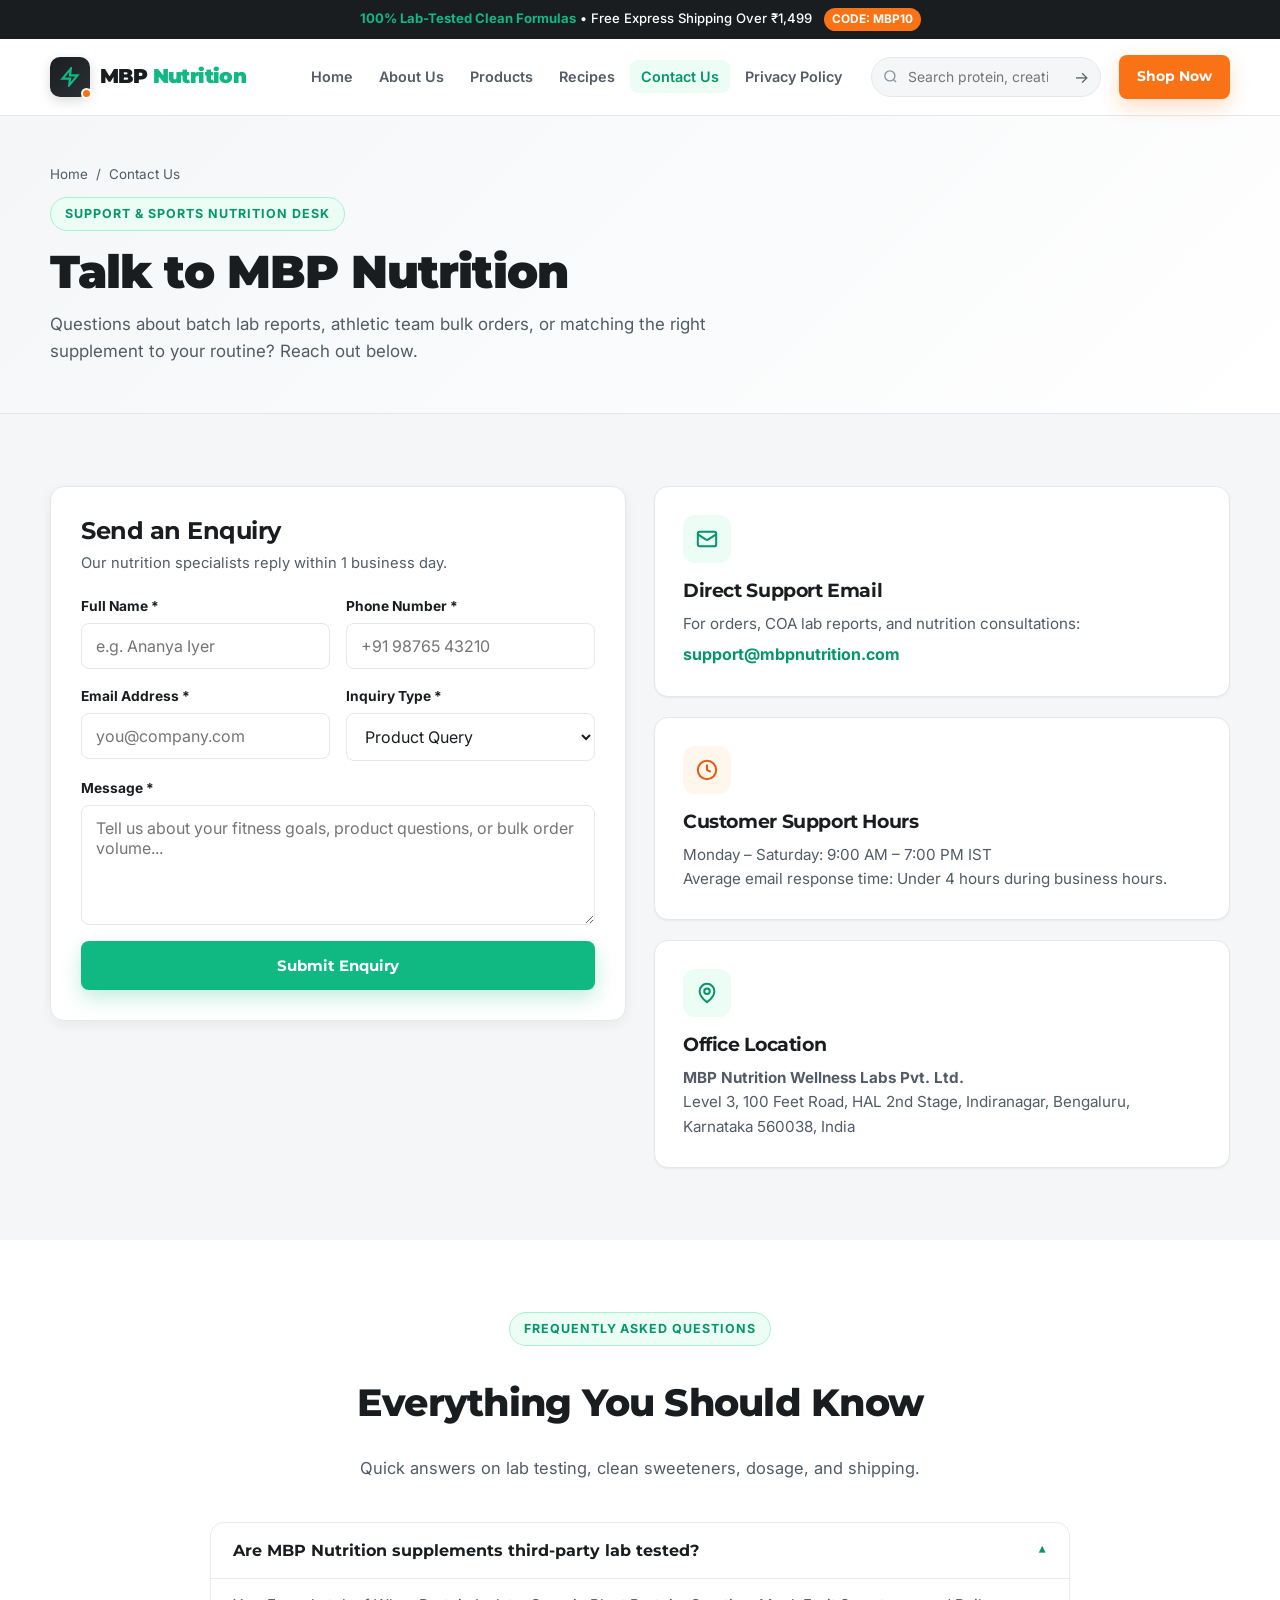
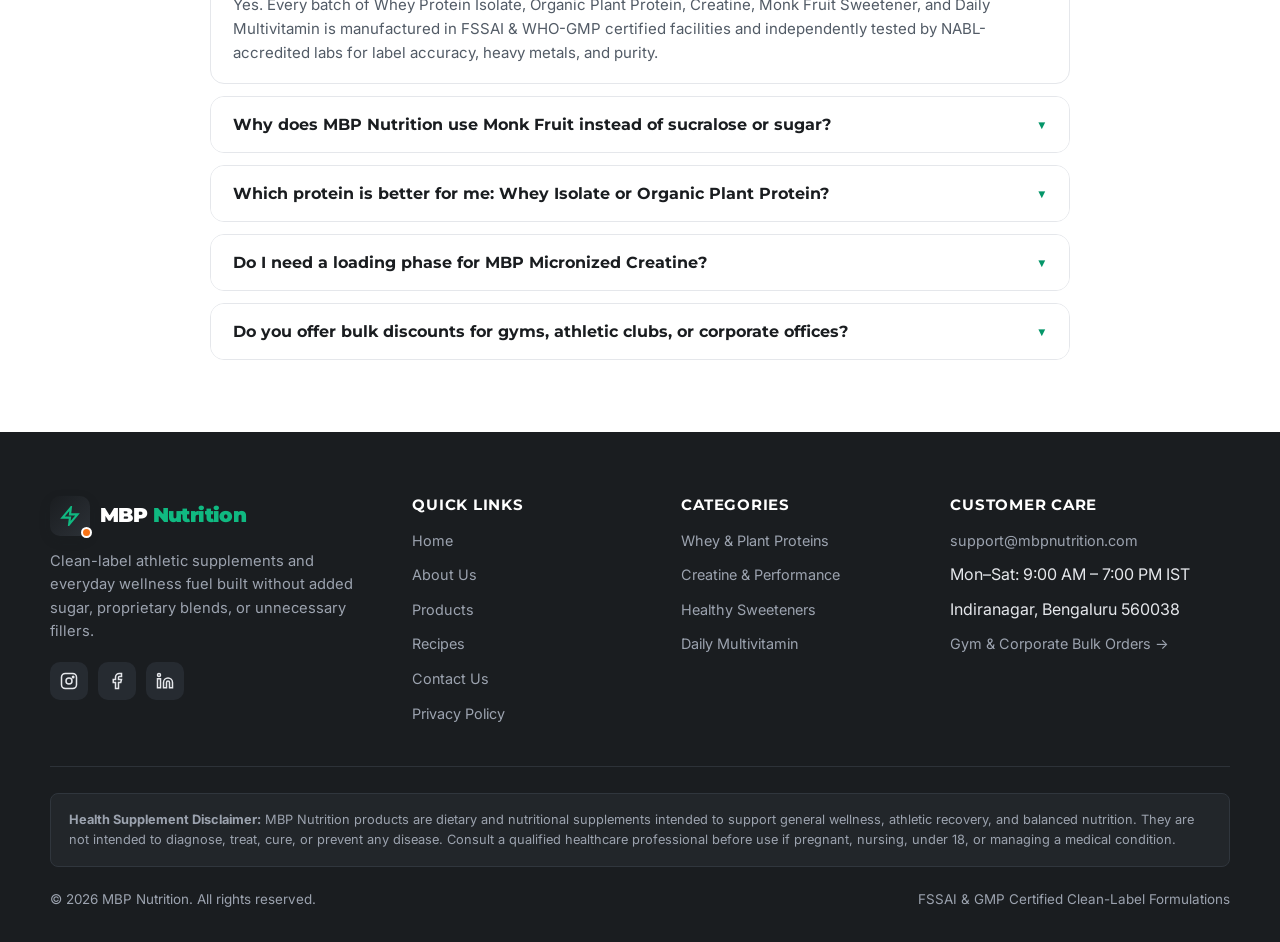
<file: mbp-nutrition/contact.html>
<!DOCTYPE html>
<html lang="en">
<head>
  <meta charset="UTF-8">
  <meta name="viewport" content="width=device-width, initial-scale=1.0">
  <title>Contact Us &amp; FAQs | MBP Nutrition — Product Queries, Bulk Orders &amp; Nutrition Advice</title>
  <meta name="description" content="Contact MBP Nutrition for product queries, gym &amp; corporate bulk orders, or sports nutrition advice. View support hours, office location, and frequently asked questions.">
  <meta property="og:title" content="Contact MBP Nutrition | Support, Bulk Orders &amp; FAQs">
  <meta property="og:description" content="Submit an enquiry or browse our clean-label supplement FAQs.">
  <link rel="preconnect" href="https://fonts.googleapis.com">
  <link rel="preconnect" href="https://fonts.gstatic.com" crossorigin>
  <link href="https://fonts.googleapis.com/css2?family=Inter:wght@400;500;600;700&family=Montserrat:wght@700;800;900&display=swap" rel="stylesheet">
  <link rel="stylesheet" href="styles.css">
  <script type="application/ld+json">
  {
    "@context": "https://schema.org",
    "@type": "FAQPage",
    "mainEntity": [
      {
        "@type": "Question",
        "name": "Are MBP Nutrition supplements third-party lab tested?",
        "acceptedAnswer": {
          "@type": "Answer",
          "text": "Yes. Every production batch is tested by independent NABL-accredited laboratories for protein accuracy, creatine purity, heavy metals, and microbial safety in FSSAI and GMP certified facilities."
        }
      },
      {
        "@type": "Question",
        "name": "Do your protein powders or sweeteners contain added sugar or sucralose?",
        "acceptedAnswer": {
          "@type": "Answer",
          "text": "No. All MBP Nutrition formulas contain zero added cane sugar, zero aspartame, and zero sucralose. Sweetness is balanced naturally using pure Monk Fruit extract."
        }
      },
      {
        "@type": "Question",
        "name": "How should beginners take Micronized Creatine Monohydrate?",
        "acceptedAnswer": {
          "@type": "Answer",
          "text": "Take 1 level scoop (3g) daily mixed in water, a protein shake, or our Berry Creatine Slush. Consistency matters more than timing, and no loading phase is required."
        }
      }
    ]
  }
  </script>
</head>
<body>
  <a class="skip-link" href="#main-content">Skip to main content</a>

  <div class="promo-strip">
    <strong>100% Lab-Tested Clean Formulas</strong> • Free Express Shipping Over ₹1,499 <span class="promo-pill">CODE: MBP10</span>
  </div>

  <header class="site-header">
    <div class="container nav-bar">
      <a class="brand" href="index.html" aria-label="MBP Nutrition Home">
        <span class="brand__logo-mark" aria-hidden="true">
          <svg width="20" height="20" viewBox="0 0 24 24" fill="none" stroke="currentColor" stroke-width="2.6"><path d="M13 2L3 14h9l-1 8 10-12h-9l1-8z"/></svg>
        </span>
        <span>MBP <span class="brand__accent">Nutrition</span></span>
      </a>

      <nav class="nav-desktop" aria-label="Primary Navigation">
        <ul class="nav-links">
          <li><a class="nav-link" href="index.html">Home</a></li>
          <li><a class="nav-link" href="about.html">About Us</a></li>
          <li><a class="nav-link" href="products.html">Products</a></li>
          <li><a class="nav-link" href="recipes.html">Recipes</a></li>
          <li><a class="nav-link is-active" href="contact.html" aria-current="page">Contact Us</a></li>
          <li><a class="nav-link" href="privacy.html">Privacy Policy</a></li>
        </ul>

        <div class="nav-search" data-search-widget>
          <form class="nav-search__form" role="search" aria-label="Search supplements and recipes">
            <span class="nav-search__icon" aria-hidden="true">
              <svg width="15" height="15" viewBox="0 0 24 24" fill="none" stroke="currentColor" stroke-width="2.2"><circle cx="11" cy="11" r="8"/><path d="m21 21-4.3-4.3"/></svg>
            </span>
            <input class="nav-search__input" type="search" placeholder="Search protein, creatine..." aria-label="Search products">
            <button class="nav-search__submit" type="submit" aria-label="Submit search">→</button>
          </form>
          <div class="search-dropdown"></div>
        </div>

        <a class="btn btn--accent btn--sm" href="products.html">Shop Now</a>
      </nav>

      <button class="hamburger" id="menuToggle" type="button" aria-label="Toggle navigation menu" aria-expanded="false" aria-controls="mobileDrawer">
        <span class="hamburger__line"></span>
        <span class="hamburger__line"></span>
        <span class="hamburger__line"></span>
      </button>
    </div>

    <div class="mobile-drawer" id="mobileDrawer">
      <div class="nav-search" style="width:100%;" data-search-widget>
        <form class="nav-search__form" role="search" aria-label="Mobile search">
          <span class="nav-search__icon" aria-hidden="true">
            <svg width="15" height="15" viewBox="0 0 24 24" fill="none" stroke="currentColor" stroke-width="2.2"><circle cx="11" cy="11" r="8"/><path d="m21 21-4.3-4.3"/></svg>
          </span>
          <input class="nav-search__input" type="search" placeholder="Search supplements &amp; recipes..." aria-label="Search products">
          <button class="nav-search__submit" type="submit" aria-label="Submit search">→</button>
        </form>
        <div class="search-dropdown" style="width:100%;"></div>
      </div>
      <ul class="mobile-drawer__links">
        <li><a class="nav-link" href="index.html">Home</a></li>
        <li><a class="nav-link" href="about.html">About Us</a></li>
        <li><a class="nav-link" href="products.html">Products</a></li>
        <li><a class="nav-link" href="recipes.html">Recipes</a></li>
        <li><a class="nav-link is-active" href="contact.html" aria-current="page">Contact Us</a></li>
        <li><a class="nav-link" href="privacy.html">Privacy Policy</a></li>
      </ul>
      <a class="btn btn--accent btn--full" href="products.html">Shop Now</a>
    </div>
  </header>

  <main id="main-content">
    <section class="page-hero">
      <div class="container">
        <nav class="breadcrumb" aria-label="Breadcrumb">
          <a href="index.html">Home</a> <span>/</span> <span>Contact Us</span>
        </nav>
        <span class="eyebrow">Support &amp; Sports Nutrition Desk</span>
        <h1 class="page-hero__title">Talk to MBP Nutrition</h1>
        <p class="page-hero__sub">
          Questions about batch lab reports, athletic team bulk orders, or matching the right supplement to your routine? Reach out below.
        </p>
      </div>
    </section>

    <section class="section section--light">
      <div class="container grid-2" style="align-items:start;">
        <!-- Enquiry Form -->
        <div class="form-card">
          <h2 style="font-size:1.5rem;margin-bottom:6px;">Send an Enquiry</h2>
          <p style="color:var(--text-muted);font-size:0.92rem;margin-bottom:20px;">
            Our nutrition specialists reply within 1 business day.
          </p>

          <form id="contactEnquiryForm" novalidate>
            <div class="form-grid">
              <div class="form-field">
                <label class="form-label" for="contactName">Full Name *</label>
                <input class="form-input" id="contactName" name="name" type="text" placeholder="e.g. Ananya Iyer" required>
              </div>
              <div class="form-field">
                <label class="form-label" for="contactPhone">Phone Number *</label>
                <input class="form-input" id="contactPhone" name="phone" type="tel" placeholder="+91 98765 43210" required>
              </div>
            </div>

            <div class="form-grid">
              <div class="form-field">
                <label class="form-label" for="contactEmail">Email Address *</label>
                <input class="form-input" id="contactEmail" name="email" type="email" placeholder="you@company.com" required>
              </div>
              <div class="form-field">
                <label class="form-label" for="contactInquiryType">Inquiry Type *</label>
                <select class="form-select" id="contactInquiryType" name="inquiryType" required>
                  <option value="Product Query">Product Query</option>
                  <option value="Bulk Order">Bulk Order</option>
                  <option value="Nutrition Advice">Nutrition Advice</option>
                </select>
              </div>
            </div>

            <div class="form-field">
              <label class="form-label" for="contactMessage">Message *</label>
              <textarea class="form-textarea" id="contactMessage" name="message" placeholder="Tell us about your fitness goals, product questions, or bulk order volume..." required></textarea>
            </div>

            <button type="submit" class="btn btn--primary btn--full">Submit Enquiry</button>
            <div id="contactFormFeedback" class="form-feedback" aria-live="polite"></div>
          </form>
        </div>

        <!-- Business Contact Details -->
        <div style="display:grid;gap:20px;">
          <div class="info-card">
            <div class="info-card__icon" aria-hidden="true">
              <svg width="22" height="22" viewBox="0 0 24 24" fill="none" stroke="currentColor" stroke-width="2.2"><rect x="2" y="4" width="20" height="16" rx="2"/><path d="m22 7-8.97 5.7a1.94 1.94 0 0 1-2.06 0L2 7"/></svg>
            </div>
            <h3>Direct Support Email</h3>
            <p style="margin-bottom:6px;">For orders, COA lab reports, and nutrition consultations:</p>
            <a href="mailto:support@mbpnutrition.com" style="font-weight:700;color:var(--emerald-dark);">support@mbpnutrition.com</a>
          </div>

          <div class="info-card">
            <div class="info-card__icon info-card__icon--orange" aria-hidden="true">
              <svg width="22" height="22" viewBox="0 0 24 24" fill="none" stroke="currentColor" stroke-width="2.2"><circle cx="12" cy="12" r="10"/><polyline points="12 6 12 12 16 14"/></svg>
            </div>
            <h3>Customer Support Hours</h3>
            <p>Monday – Saturday: 9:00 AM – 7:00 PM IST</p>
            <p>Average email response time: Under 4 hours during business hours.</p>
          </div>

          <div class="info-card">
            <div class="info-card__icon" aria-hidden="true">
              <svg width="22" height="22" viewBox="0 0 24 24" fill="none" stroke="currentColor" stroke-width="2.2"><path d="M20 10c0 6-8 12-8 12s-8-6-8-12a8 8 0 0 1 16 0Z"/><circle cx="12" cy="10" r="3"/></svg>
            </div>
            <h3>Office Location</h3>
            <p><strong>MBP Nutrition Wellness Labs Pvt. Ltd.</strong></p>
            <p>Level 3, 100 Feet Road, HAL 2nd Stage, Indiranagar, Bengaluru, Karnataka 560038, India</p>
          </div>
        </div>
      </div>
    </section>

    <!-- FAQ Accordion Section -->
    <section class="section" id="faq">
      <div class="container" style="max-width:900px;">
        <div class="section-header section-header--center">
          <span class="eyebrow">Frequently Asked Questions</span>
          <h2 class="section-title">Everything You Should Know</h2>
          <p class="section-subtitle">Quick answers on lab testing, clean sweeteners, dosage, and shipping.</p>
        </div>

        <div class="accordion">
          <div class="accordion-item">
            <button type="button" class="accordion-trigger" aria-expanded="true" aria-controls="faq1">
              <span>Are MBP Nutrition supplements third-party lab tested?</span>
              <span class="accordion-icon" aria-hidden="true">▼</span>
            </button>
            <div id="faq1" class="accordion-panel is-open">
              Yes. Every batch of Whey Protein Isolate, Organic Plant Protein, Creatine, Monk Fruit Sweetener, and Daily Multivitamin is manufactured in FSSAI &amp; WHO-GMP certified facilities and independently tested by NABL-accredited labs for label accuracy, heavy metals, and purity.
            </div>
          </div>

          <div class="accordion-item">
            <button type="button" class="accordion-trigger" aria-expanded="false" aria-controls="faq2">
              <span>Why does MBP Nutrition use Monk Fruit instead of sucralose or sugar?</span>
              <span class="accordion-icon" aria-hidden="true">▼</span>
            </button>
            <div id="faq2" class="accordion-panel">
              Refined sugar triggers energy crashes and unnecessary calories, while synthetic sweeteners like sucralose and aspartame can leave a bitter aftertaste or disrupt gut comfort. Pure Monk Fruit extract provides clean sweetness with zero glycemic impact and zero calories.
            </div>
          </div>

          <div class="accordion-item">
            <button type="button" class="accordion-trigger" aria-expanded="false" aria-controls="faq3">
              <span>Which protein is better for me: Whey Isolate or Organic Plant Protein?</span>
              <span class="accordion-icon" aria-hidden="true">▼</span>
            </button>
            <div id="faq3" class="accordion-panel">
              Choose <strong>MBP Whey Protein Isolate</strong> (25g protein) if you want ultra-fast post-workout recovery and tolerate dairy well (our isolate is 99% lactose-reduced). Choose <strong>MBP Organic Plant Protein</strong> (24g protein from Pea &amp; Brown Rice) if you prefer 100% vegan, dairy-free nutrition or love a rich Cafe Mocha flavor.
            </div>
          </div>

          <div class="accordion-item">
            <button type="button" class="accordion-trigger" aria-expanded="false" aria-controls="faq4">
              <span>Do I need a loading phase for MBP Micronized Creatine?</span>
              <span class="accordion-icon" aria-hidden="true">▼</span>
            </button>
            <div id="faq4" class="accordion-panel">
              No loading phase is required. Simply take 1 level scoop (3g) daily with water, your post-workout shake, or our Pre-Workout Berry Creatine Slush. Full muscle saturation occurs naturally within 3–4 weeks of consistent daily use.
            </div>
          </div>

          <div class="accordion-item">
            <button type="button" class="accordion-trigger" aria-expanded="false" aria-controls="faq5">
              <span>Do you offer bulk discounts for gyms, athletic clubs, or corporate offices?</span>
              <span class="accordion-icon" aria-hidden="true">▼</span>
            </button>
            <div id="faq5" class="accordion-panel">
              Yes! Select <strong>"Bulk Order"</strong> in the enquiry form above and mention your team size or monthly volume. Our partnerships desk provides tiered wholesale rates for gyms, university sports teams, and corporate wellness pantries.
            </div>
          </div>
        </div>
      </div>
    </section>
  </main>

  <footer class="site-footer">
    <div class="container">
      <div class="footer-grid">
        <div>
          <a class="brand footer-brand" href="index.html">
            <span class="brand__logo-mark" aria-hidden="true">
              <svg width="20" height="20" viewBox="0 0 24 24" fill="none" stroke="currentColor" stroke-width="2.6"><path d="M13 2L3 14h9l-1 8 10-12h-9l1-8z"/></svg>
            </span>
            <span>MBP <span class="brand__accent">Nutrition</span></span>
          </a>
          <p class="footer-desc">
            Clean-label athletic supplements and everyday wellness fuel built without added sugar, proprietary blends, or unnecessary fillers.
          </p>
          <div class="social-row" aria-label="Social Media">
            <a class="social-link" href="https://instagram.com" target="_blank" rel="noopener noreferrer" aria-label="Instagram">
              <svg width="18" height="18" viewBox="0 0 24 24" fill="none" stroke="currentColor" stroke-width="2"><rect x="2" y="2" width="20" height="20" rx="5"/><circle cx="12" cy="12" r="4"/><circle cx="17.5" cy="6.5" r="1"/></svg>
            </a>
            <a class="social-link" href="https://facebook.com" target="_blank" rel="noopener noreferrer" aria-label="Facebook">
              <svg width="18" height="18" viewBox="0 0 24 24" fill="none" stroke="currentColor" stroke-width="2"><path d="M18 2h-3a5 5 0 0 0-5 5v3H7v4h3v8h4v-8h3l1-4h-4V7a1 1 0 0 1 1-1h3z"/></svg>
            </a>
            <a class="social-link" href="https://linkedin.com" target="_blank" rel="noopener noreferrer" aria-label="LinkedIn">
              <svg width="18" height="18" viewBox="0 0 24 24" fill="none" stroke="currentColor" stroke-width="2"><path d="M16 8a6 6 0 0 1 6 6v7h-4v-7a2 2 0 0 0-4 0v7h-4v-7a6 6 0 0 1 6-6z"/><rect x="2" y="9" width="4" height="12"/><circle cx="4" cy="4" r="2"/></svg>
            </a>
          </div>
        </div>

        <div>
          <h3 class="footer-heading">Quick Links</h3>
          <ul class="footer-links">
            <li><a href="index.html">Home</a></li>
            <li><a href="about.html">About Us</a></li>
            <li><a href="products.html">Products</a></li>
            <li><a href="recipes.html">Recipes</a></li>
            <li><a href="contact.html">Contact Us</a></li>
            <li><a href="privacy.html">Privacy Policy</a></li>
          </ul>
        </div>

        <div>
          <h3 class="footer-heading">Categories</h3>
          <ul class="footer-links">
            <li><a href="products.html?category=Proteins">Whey &amp; Plant Proteins</a></li>
            <li><a href="products.html?category=Performance">Creatine &amp; Performance</a></li>
            <li><a href="products.html?category=Healthy%20Sweeteners">Healthy Sweeteners</a></li>
            <li><a href="products.html?product=daily-multivitamin-electrolytes">Daily Multivitamin</a></li>
          </ul>
        </div>

        <div>
          <h3 class="footer-heading">Customer Care</h3>
          <ul class="footer-links">
            <li><a href="mailto:support@mbpnutrition.com">support@mbpnutrition.com</a></li>
            <li><span>Mon–Sat: 9:00 AM – 7:00 PM IST</span></li>
            <li><span>Indiranagar, Bengaluru 560038</span></li>
            <li><a href="contact.html?inquiry=Bulk%20Order">Gym &amp; Corporate Bulk Orders →</a></li>
          </ul>
        </div>
      </div>

      <div class="footer-disclaimer">
        <strong>Health Supplement Disclaimer:</strong> MBP Nutrition products are dietary and nutritional supplements intended to support general wellness, athletic recovery, and balanced nutrition. They are not intended to diagnose, treat, cure, or prevent any disease. Consult a qualified healthcare professional before use if pregnant, nursing, under 18, or managing a medical condition.
      </div>

      <div class="footer-bottom">
        <span>&copy; 2026 MBP Nutrition. All rights reserved.</span>
        <span>FSSAI &amp; GMP Certified Clean-Label Formulations</span>
      </div>
    </div>
  </footer>

  <script src="data.js"></script>
  <script src="app.js"></script>
</body>
</html>
</file>
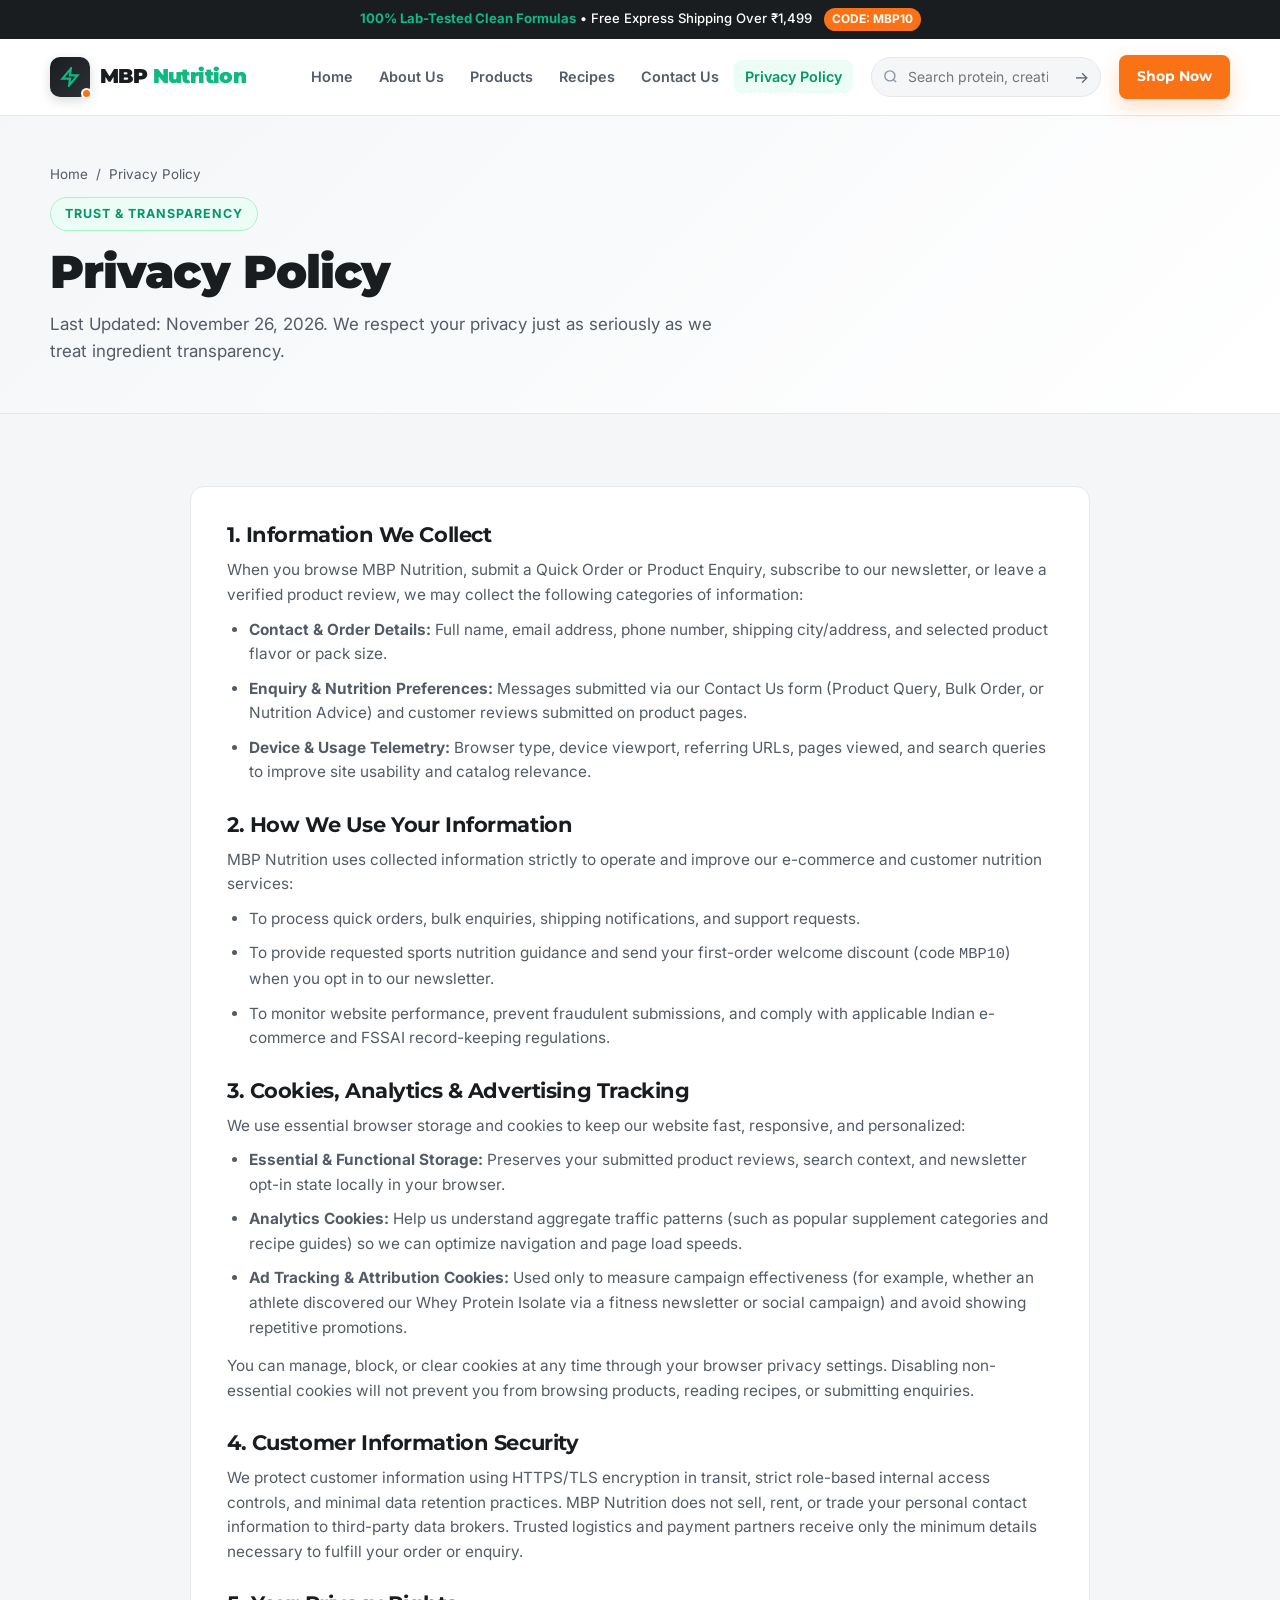
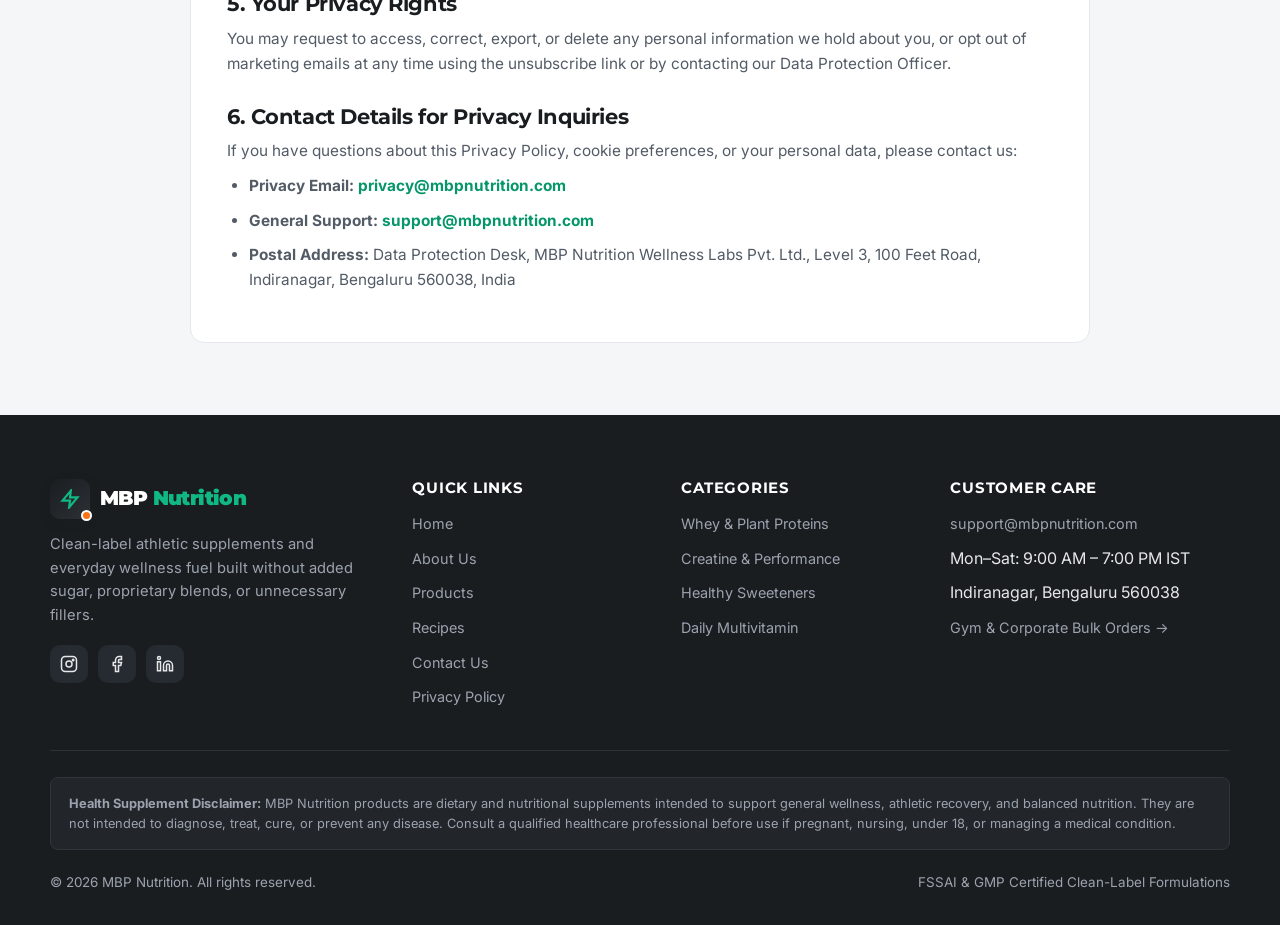
<file: mbp-nutrition/privacy.html>
<!DOCTYPE html>
<html lang="en">
<head>
  <meta charset="UTF-8">
  <meta name="viewport" content="width=device-width, initial-scale=1.0">
  <title>Privacy Policy | MBP Nutrition — Data Collection, Cookies &amp; Security</title>
  <meta name="description" content="Read the MBP Nutrition Privacy Policy covering customer data collection, analytics and advertising cookies, information security, and privacy inquiry contacts.">
  <meta property="og:title" content="Privacy Policy | MBP Nutrition">
  <meta property="og:description" content="How MBP Nutrition collects, protects, and manages your personal information and cookie preferences.">
  <link rel="preconnect" href="https://fonts.googleapis.com">
  <link rel="preconnect" href="https://fonts.gstatic.com" crossorigin>
  <link href="https://fonts.googleapis.com/css2?family=Inter:wght@400;500;600;700&family=Montserrat:wght@700;800;900&display=swap" rel="stylesheet">
  <link rel="stylesheet" href="styles.css">
</head>
<body>
  <a class="skip-link" href="#main-content">Skip to main content</a>

  <div class="promo-strip">
    <strong>100% Lab-Tested Clean Formulas</strong> • Free Express Shipping Over ₹1,499 <span class="promo-pill">CODE: MBP10</span>
  </div>

  <header class="site-header">
    <div class="container nav-bar">
      <a class="brand" href="index.html" aria-label="MBP Nutrition Home">
        <span class="brand__logo-mark" aria-hidden="true">
          <svg width="20" height="20" viewBox="0 0 24 24" fill="none" stroke="currentColor" stroke-width="2.6"><path d="M13 2L3 14h9l-1 8 10-12h-9l1-8z"/></svg>
        </span>
        <span>MBP <span class="brand__accent">Nutrition</span></span>
      </a>

      <nav class="nav-desktop" aria-label="Primary Navigation">
        <ul class="nav-links">
          <li><a class="nav-link" href="index.html">Home</a></li>
          <li><a class="nav-link" href="about.html">About Us</a></li>
          <li><a class="nav-link" href="products.html">Products</a></li>
          <li><a class="nav-link" href="recipes.html">Recipes</a></li>
          <li><a class="nav-link" href="contact.html">Contact Us</a></li>
          <li><a class="nav-link is-active" href="privacy.html" aria-current="page">Privacy Policy</a></li>
        </ul>

        <div class="nav-search" data-search-widget>
          <form class="nav-search__form" role="search" aria-label="Search supplements and recipes">
            <span class="nav-search__icon" aria-hidden="true">
              <svg width="15" height="15" viewBox="0 0 24 24" fill="none" stroke="currentColor" stroke-width="2.2"><circle cx="11" cy="11" r="8"/><path d="m21 21-4.3-4.3"/></svg>
            </span>
            <input class="nav-search__input" type="search" placeholder="Search protein, creatine..." aria-label="Search products">
            <button class="nav-search__submit" type="submit" aria-label="Submit search">→</button>
          </form>
          <div class="search-dropdown"></div>
        </div>

        <a class="btn btn--accent btn--sm" href="products.html">Shop Now</a>
      </nav>

      <button class="hamburger" id="menuToggle" type="button" aria-label="Toggle navigation menu" aria-expanded="false" aria-controls="mobileDrawer">
        <span class="hamburger__line"></span>
        <span class="hamburger__line"></span>
        <span class="hamburger__line"></span>
      </button>
    </div>

    <div class="mobile-drawer" id="mobileDrawer">
      <div class="nav-search" style="width:100%;" data-search-widget>
        <form class="nav-search__form" role="search" aria-label="Mobile search">
          <span class="nav-search__icon" aria-hidden="true">
            <svg width="15" height="15" viewBox="0 0 24 24" fill="none" stroke="currentColor" stroke-width="2.2"><circle cx="11" cy="11" r="8"/><path d="m21 21-4.3-4.3"/></svg>
          </span>
          <input class="nav-search__input" type="search" placeholder="Search supplements &amp; recipes..." aria-label="Search products">
          <button class="nav-search__submit" type="submit" aria-label="Submit search">→</button>
        </form>
        <div class="search-dropdown" style="width:100%;"></div>
      </div>
      <ul class="mobile-drawer__links">
        <li><a class="nav-link" href="index.html">Home</a></li>
        <li><a class="nav-link" href="about.html">About Us</a></li>
        <li><a class="nav-link" href="products.html">Products</a></li>
        <li><a class="nav-link" href="recipes.html">Recipes</a></li>
        <li><a class="nav-link" href="contact.html">Contact Us</a></li>
        <li><a class="nav-link is-active" href="privacy.html" aria-current="page">Privacy Policy</a></li>
      </ul>
      <a class="btn btn--accent btn--full" href="products.html">Shop Now</a>
    </div>
  </header>

  <main id="main-content">
    <section class="page-hero">
      <div class="container">
        <nav class="breadcrumb" aria-label="Breadcrumb">
          <a href="index.html">Home</a> <span>/</span> <span>Privacy Policy</span>
        </nav>
        <span class="eyebrow">Trust &amp; Transparency</span>
        <h1 class="page-hero__title">Privacy Policy</h1>
        <p class="page-hero__sub">
          Last Updated: November 26, 2026. We respect your privacy just as seriously as we treat ingredient transparency.
        </p>
      </div>
    </section>

    <section class="section section--light">
      <div class="container">
        <article class="legal-card">
          <h2>1. Information We Collect</h2>
          <p>
            When you browse MBP Nutrition, submit a Quick Order or Product Enquiry, subscribe to our newsletter, or leave a verified product review, we may collect the following categories of information:
          </p>
          <ul>
            <li><strong>Contact &amp; Order Details:</strong> Full name, email address, phone number, shipping city/address, and selected product flavor or pack size.</li>
            <li><strong>Enquiry &amp; Nutrition Preferences:</strong> Messages submitted via our Contact Us form (Product Query, Bulk Order, or Nutrition Advice) and customer reviews submitted on product pages.</li>
            <li><strong>Device &amp; Usage Telemetry:</strong> Browser type, device viewport, referring URLs, pages viewed, and search queries to improve site usability and catalog relevance.</li>
          </ul>

          <h2>2. How We Use Your Information</h2>
          <p>MBP Nutrition uses collected information strictly to operate and improve our e-commerce and customer nutrition services:</p>
          <ul>
            <li>To process quick orders, bulk enquiries, shipping notifications, and support requests.</li>
            <li>To provide requested sports nutrition guidance and send your first-order welcome discount (code <code>MBP10</code>) when you opt in to our newsletter.</li>
            <li>To monitor website performance, prevent fraudulent submissions, and comply with applicable Indian e-commerce and FSSAI record-keeping regulations.</li>
          </ul>

          <h2>3. Cookies, Analytics &amp; Advertising Tracking</h2>
          <p>
            We use essential browser storage and cookies to keep our website fast, responsive, and personalized:
          </p>
          <ul>
            <li><strong>Essential &amp; Functional Storage:</strong> Preserves your submitted product reviews, search context, and newsletter opt-in state locally in your browser.</li>
            <li><strong>Analytics Cookies:</strong> Help us understand aggregate traffic patterns (such as popular supplement categories and recipe guides) so we can optimize navigation and page load speeds.</li>
            <li><strong>Ad Tracking &amp; Attribution Cookies:</strong> Used only to measure campaign effectiveness (for example, whether an athlete discovered our Whey Protein Isolate via a fitness newsletter or social campaign) and avoid showing repetitive promotions.</li>
          </ul>
          <p>
            You can manage, block, or clear cookies at any time through your browser privacy settings. Disabling non-essential cookies will not prevent you from browsing products, reading recipes, or submitting enquiries.
          </p>

          <h2>4. Customer Information Security</h2>
          <p>
            We protect customer information using HTTPS/TLS encryption in transit, strict role-based internal access controls, and minimal data retention practices. MBP Nutrition does not sell, rent, or trade your personal contact information to third-party data brokers. Trusted logistics and payment partners receive only the minimum details necessary to fulfill your order or enquiry.
          </p>

          <h2>5. Your Privacy Rights</h2>
          <p>You may request to access, correct, export, or delete any personal information we hold about you, or opt out of marketing emails at any time using the unsubscribe link or by contacting our Data Protection Officer.</p>

          <h2>6. Contact Details for Privacy Inquiries</h2>
          <p>
            If you have questions about this Privacy Policy, cookie preferences, or your personal data, please contact us:
          </p>
          <ul>
            <li><strong>Privacy Email:</strong> <a href="mailto:privacy@mbpnutrition.com" style="color:var(--emerald-dark);font-weight:700;">privacy@mbpnutrition.com</a></li>
            <li><strong>General Support:</strong> <a href="mailto:support@mbpnutrition.com" style="color:var(--emerald-dark);font-weight:700;">support@mbpnutrition.com</a></li>
            <li><strong>Postal Address:</strong> Data Protection Desk, MBP Nutrition Wellness Labs Pvt. Ltd., Level 3, 100 Feet Road, Indiranagar, Bengaluru 560038, India</li>
          </ul>
        </article>
      </div>
    </section>
  </main>

  <footer class="site-footer">
    <div class="container">
      <div class="footer-grid">
        <div>
          <a class="brand footer-brand" href="index.html">
            <span class="brand__logo-mark" aria-hidden="true">
              <svg width="20" height="20" viewBox="0 0 24 24" fill="none" stroke="currentColor" stroke-width="2.6"><path d="M13 2L3 14h9l-1 8 10-12h-9l1-8z"/></svg>
            </span>
            <span>MBP <span class="brand__accent">Nutrition</span></span>
          </a>
          <p class="footer-desc">
            Clean-label athletic supplements and everyday wellness fuel built without added sugar, proprietary blends, or unnecessary fillers.
          </p>
          <div class="social-row" aria-label="Social Media">
            <a class="social-link" href="https://instagram.com" target="_blank" rel="noopener noreferrer" aria-label="Instagram">
              <svg width="18" height="18" viewBox="0 0 24 24" fill="none" stroke="currentColor" stroke-width="2"><rect x="2" y="2" width="20" height="20" rx="5"/><circle cx="12" cy="12" r="4"/><circle cx="17.5" cy="6.5" r="1"/></svg>
            </a>
            <a class="social-link" href="https://facebook.com" target="_blank" rel="noopener noreferrer" aria-label="Facebook">
              <svg width="18" height="18" viewBox="0 0 24 24" fill="none" stroke="currentColor" stroke-width="2"><path d="M18 2h-3a5 5 0 0 0-5 5v3H7v4h3v8h4v-8h3l1-4h-4V7a1 1 0 0 1 1-1h3z"/></svg>
            </a>
            <a class="social-link" href="https://linkedin.com" target="_blank" rel="noopener noreferrer" aria-label="LinkedIn">
              <svg width="18" height="18" viewBox="0 0 24 24" fill="none" stroke="currentColor" stroke-width="2"><path d="M16 8a6 6 0 0 1 6 6v7h-4v-7a2 2 0 0 0-4 0v7h-4v-7a6 6 0 0 1 6-6z"/><rect x="2" y="9" width="4" height="12"/><circle cx="4" cy="4" r="2"/></svg>
            </a>
          </div>
        </div>

        <div>
          <h3 class="footer-heading">Quick Links</h3>
          <ul class="footer-links">
            <li><a href="index.html">Home</a></li>
            <li><a href="about.html">About Us</a></li>
            <li><a href="products.html">Products</a></li>
            <li><a href="recipes.html">Recipes</a></li>
            <li><a href="contact.html">Contact Us</a></li>
            <li><a href="privacy.html">Privacy Policy</a></li>
          </ul>
        </div>

        <div>
          <h3 class="footer-heading">Categories</h3>
          <ul class="footer-links">
            <li><a href="products.html?category=Proteins">Whey &amp; Plant Proteins</a></li>
            <li><a href="products.html?category=Performance">Creatine &amp; Performance</a></li>
            <li><a href="products.html?category=Healthy%20Sweeteners">Healthy Sweeteners</a></li>
            <li><a href="products.html?product=daily-multivitamin-electrolytes">Daily Multivitamin</a></li>
          </ul>
        </div>

        <div>
          <h3 class="footer-heading">Customer Care</h3>
          <ul class="footer-links">
            <li><a href="mailto:support@mbpnutrition.com">support@mbpnutrition.com</a></li>
            <li><span>Mon–Sat: 9:00 AM – 7:00 PM IST</span></li>
            <li><span>Indiranagar, Bengaluru 560038</span></li>
            <li><a href="contact.html?inquiry=Bulk%20Order">Gym &amp; Corporate Bulk Orders →</a></li>
          </ul>
        </div>
      </div>

      <div class="footer-disclaimer">
        <strong>Health Supplement Disclaimer:</strong> MBP Nutrition products are dietary and nutritional supplements intended to support general wellness, athletic recovery, and balanced nutrition. They are not intended to diagnose, treat, cure, or prevent any disease. Consult a qualified healthcare professional before use if pregnant, nursing, under 18, or managing a medical condition.
      </div>

      <div class="footer-bottom">
        <span>&copy; 2026 MBP Nutrition. All rights reserved.</span>
        <span>FSSAI &amp; GMP Certified Clean-Label Formulations</span>
      </div>
    </div>
  </footer>

  <script src="data.js"></script>
  <script src="app.js"></script>
</body>
</html>
</file>
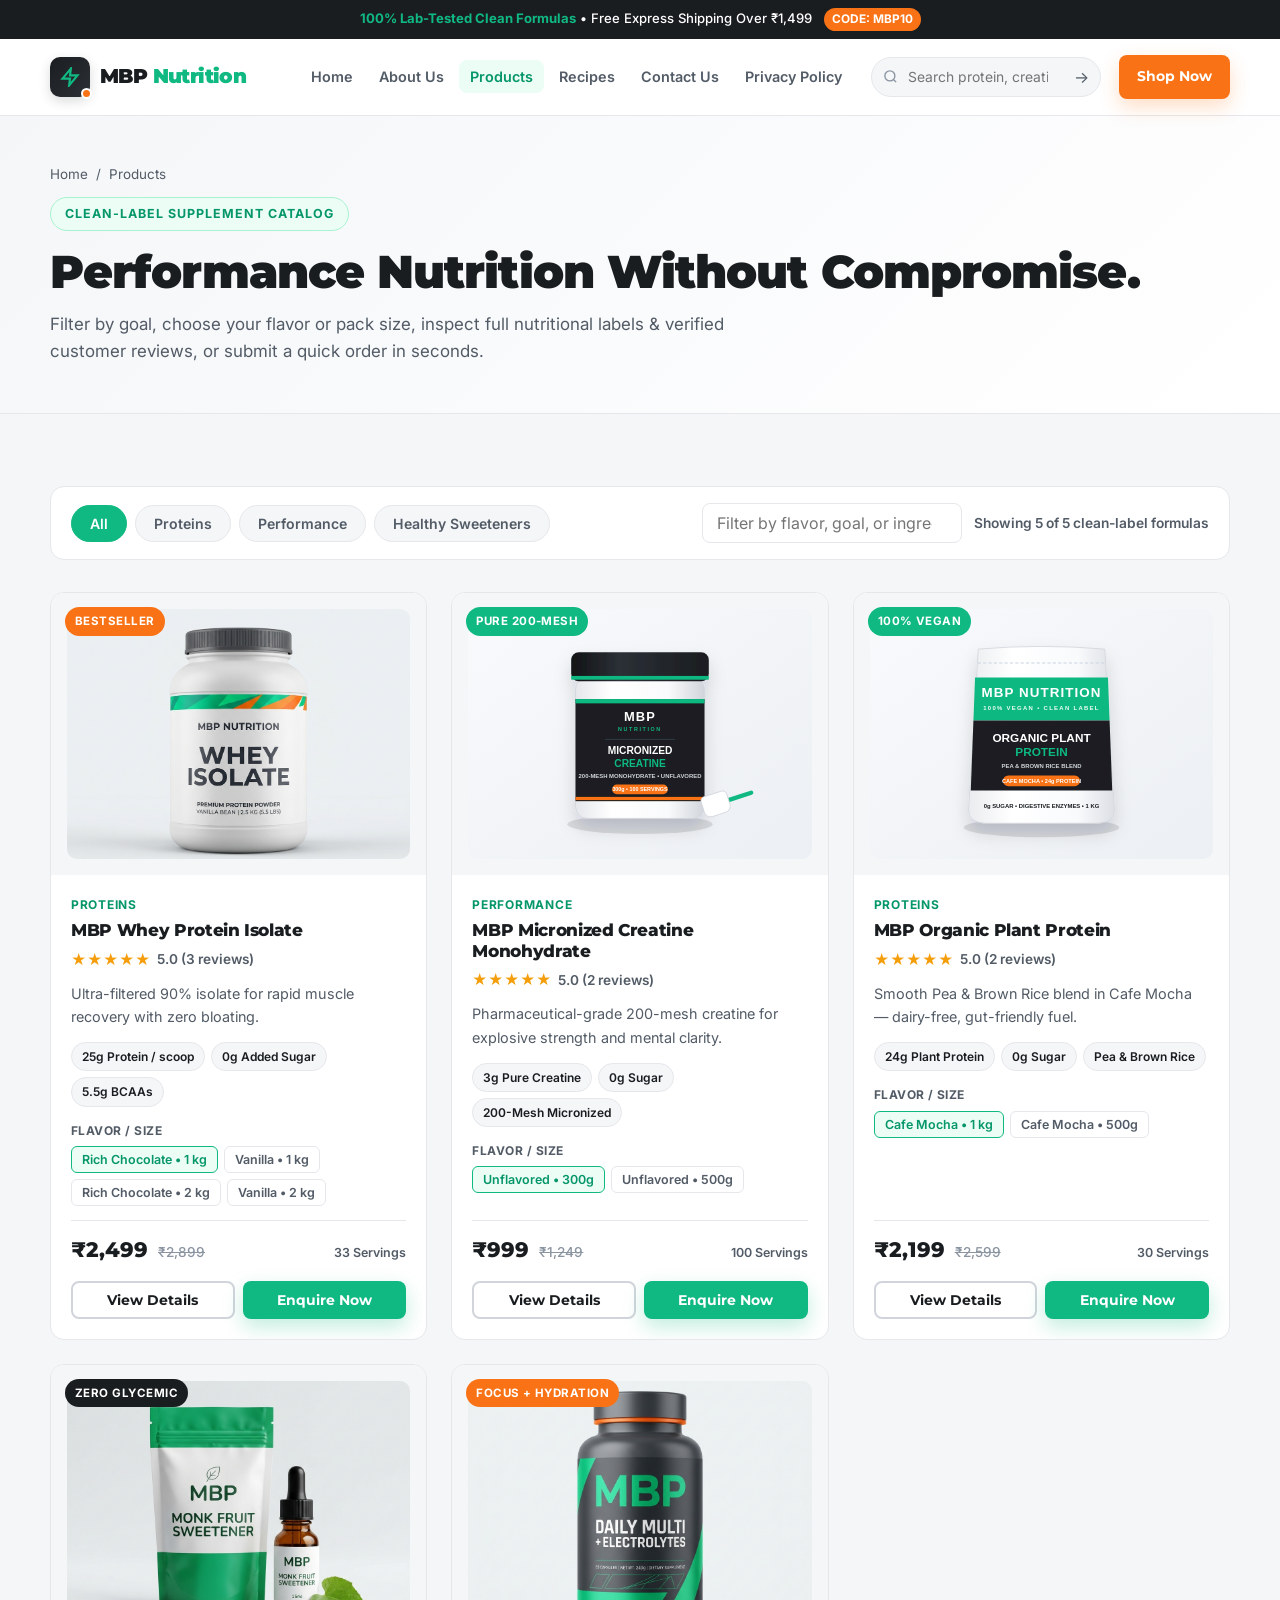
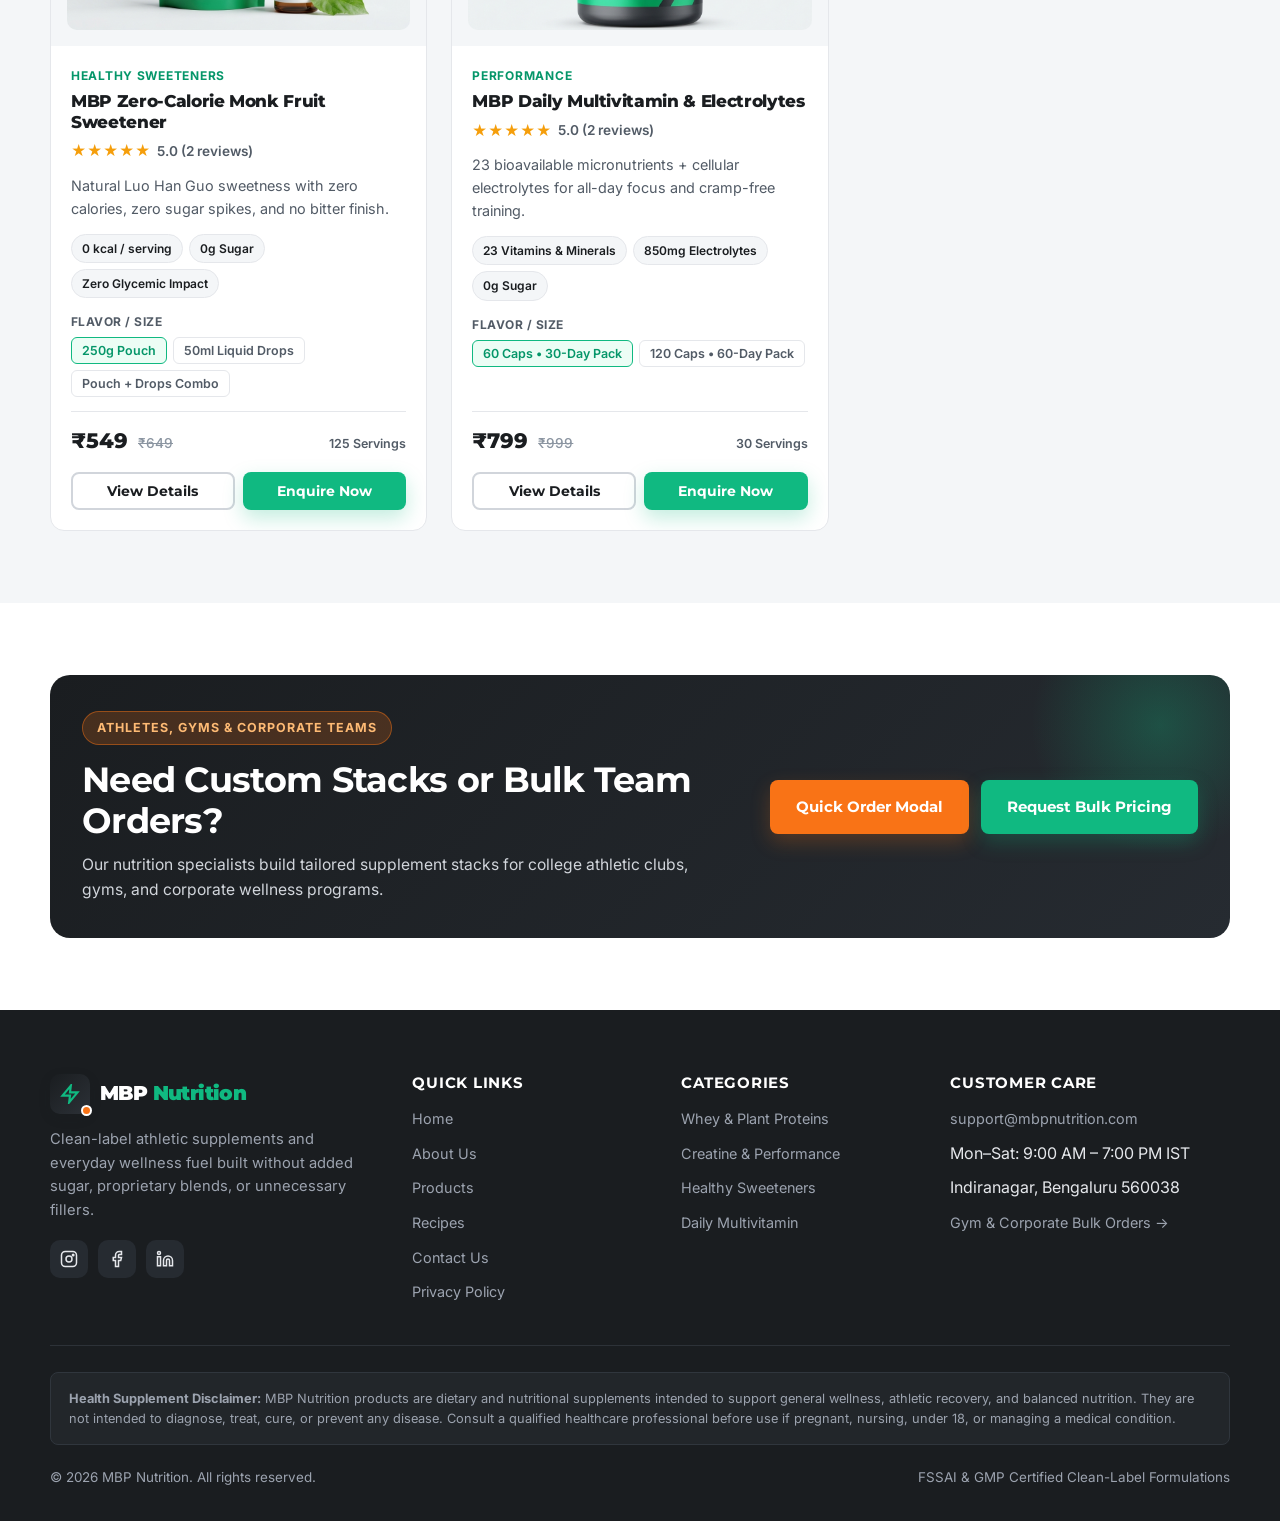
<file: mbp-nutrition/products.html>
<!DOCTYPE html>
<html lang="en">
<head>
  <meta charset="UTF-8">
  <meta name="viewport" content="width=device-width, initial-scale=1.0">
  <title>Products Catalog | MBP Nutrition — Proteins, Creatine &amp; Clean Sweeteners</title>
  <meta name="description" content="Shop MBP Nutrition clean-label supplements: Whey Protein Isolate, Micronized Creatine Monohydrate, Organic Plant Protein, Zero-Calorie Monk Fruit Sweetener, and Daily Multivitamin &amp; Electrolytes.">
  <meta property="og:title" content="MBP Nutrition Products Catalog | Clean-Label Athletic Supplements">
  <meta property="og:description" content="Filter by Proteins, Performance, and Healthy Sweeteners. Read verified reviews or submit a quick product enquiry.">
  <link rel="preconnect" href="https://fonts.googleapis.com">
  <link rel="preconnect" href="https://fonts.gstatic.com" crossorigin>
  <link href="https://fonts.googleapis.com/css2?family=Inter:wght@400;500;600;700&family=Montserrat:wght@700;800;900&display=swap" rel="stylesheet">
  <link rel="stylesheet" href="styles.css">
</head>
<body>
  <a class="skip-link" href="#main-content">Skip to main content</a>

  <div class="promo-strip">
    <strong>100% Lab-Tested Clean Formulas</strong> • Free Express Shipping Over ₹1,499 <span class="promo-pill">CODE: MBP10</span>
  </div>

  <header class="site-header">
    <div class="container nav-bar">
      <a class="brand" href="index.html" aria-label="MBP Nutrition Home">
        <span class="brand__logo-mark" aria-hidden="true">
          <svg width="20" height="20" viewBox="0 0 24 24" fill="none" stroke="currentColor" stroke-width="2.6"><path d="M13 2L3 14h9l-1 8 10-12h-9l1-8z"/></svg>
        </span>
        <span>MBP <span class="brand__accent">Nutrition</span></span>
      </a>

      <nav class="nav-desktop" aria-label="Primary Navigation">
        <ul class="nav-links">
          <li><a class="nav-link" href="index.html">Home</a></li>
          <li><a class="nav-link" href="about.html">About Us</a></li>
          <li><a class="nav-link is-active" href="products.html" aria-current="page">Products</a></li>
          <li><a class="nav-link" href="recipes.html">Recipes</a></li>
          <li><a class="nav-link" href="contact.html">Contact Us</a></li>
          <li><a class="nav-link" href="privacy.html">Privacy Policy</a></li>
        </ul>

        <div class="nav-search" data-search-widget>
          <form class="nav-search__form" role="search" aria-label="Search supplements and recipes">
            <span class="nav-search__icon" aria-hidden="true">
              <svg width="15" height="15" viewBox="0 0 24 24" fill="none" stroke="currentColor" stroke-width="2.2"><circle cx="11" cy="11" r="8"/><path d="m21 21-4.3-4.3"/></svg>
            </span>
            <input class="nav-search__input" type="search" placeholder="Search protein, creatine..." aria-label="Search products">
            <button class="nav-search__submit" type="submit" aria-label="Submit search">→</button>
          </form>
          <div class="search-dropdown"></div>
        </div>

        <a class="btn btn--accent btn--sm" href="products.html">Shop Now</a>
      </nav>

      <button class="hamburger" id="menuToggle" type="button" aria-label="Toggle navigation menu" aria-expanded="false" aria-controls="mobileDrawer">
        <span class="hamburger__line"></span>
        <span class="hamburger__line"></span>
        <span class="hamburger__line"></span>
      </button>
    </div>

    <div class="mobile-drawer" id="mobileDrawer">
      <div class="nav-search" style="width:100%;" data-search-widget>
        <form class="nav-search__form" role="search" aria-label="Mobile search">
          <span class="nav-search__icon" aria-hidden="true">
            <svg width="15" height="15" viewBox="0 0 24 24" fill="none" stroke="currentColor" stroke-width="2.2"><circle cx="11" cy="11" r="8"/><path d="m21 21-4.3-4.3"/></svg>
          </span>
          <input class="nav-search__input" type="search" placeholder="Search supplements &amp; recipes..." aria-label="Search products">
          <button class="nav-search__submit" type="submit" aria-label="Submit search">→</button>
        </form>
        <div class="search-dropdown" style="width:100%;"></div>
      </div>
      <ul class="mobile-drawer__links">
        <li><a class="nav-link" href="index.html">Home</a></li>
        <li><a class="nav-link" href="about.html">About Us</a></li>
        <li><a class="nav-link is-active" href="products.html" aria-current="page">Products</a></li>
        <li><a class="nav-link" href="recipes.html">Recipes</a></li>
        <li><a class="nav-link" href="contact.html">Contact Us</a></li>
        <li><a class="nav-link" href="privacy.html">Privacy Policy</a></li>
      </ul>
      <a class="btn btn--accent btn--full" href="products.html">Shop Now</a>
    </div>
  </header>

  <main id="main-content">
    <section class="page-hero">
      <div class="container">
        <nav class="breadcrumb" aria-label="Breadcrumb">
          <a href="index.html">Home</a> <span>/</span> <span>Products</span>
        </nav>
        <span class="eyebrow">Clean-Label Supplement Catalog</span>
        <h1 class="page-hero__title">Performance Nutrition Without Compromise.</h1>
        <p class="page-hero__sub">
          Filter by goal, choose your flavor or pack size, inspect full nutritional labels &amp; verified customer reviews, or submit a quick order in seconds.
        </p>
      </div>
    </section>

    <section class="section section--light">
      <div class="container">
        <div class="catalog-controls">
          <div class="filter-tabs" role="group" aria-label="Filter products by category">
            <button type="button" class="filter-tab is-active" data-filter-category="All">All</button>
            <button type="button" class="filter-tab" data-filter-category="Proteins">Proteins</button>
            <button type="button" class="filter-tab" data-filter-category="Performance">Performance</button>
            <button type="button" class="filter-tab" data-filter-category="Healthy Sweeteners">Healthy Sweeteners</button>
          </div>

          <div style="display:flex;align-items:center;gap:12px;flex-wrap:wrap;">
            <label class="sr-only" for="catalogSearchInput">Filter catalog by keyword</label>
            <input class="form-input" id="catalogSearchInput" type="search" placeholder="Filter by flavor, goal, or ingredient..." style="width:260px;padding:9px 14px;">
            <span id="catalogCountLabel" style="font-size:0.86rem;font-weight:600;color:var(--text-muted);">Showing 5 of 5 clean-label formulas</span>
          </div>
        </div>

        <div class="grid-3" id="catalogProductsGrid"></div>
      </div>
    </section>

    <!-- Bulk / Custom Nutrition CTA -->
    <section class="section">
      <div class="container">
        <div class="newsletter-box" style="padding:36px 32px;">
          <div>
            <span class="eyebrow" style="background:rgba(249,115,22,0.2);border-color:rgba(249,115,22,0.45);color:#FDBA74;">Athletes, Gyms &amp; Corporate Teams</span>
            <h2>Need Custom Stacks or Bulk Team Orders?</h2>
            <p>Our nutrition specialists build tailored supplement stacks for college athletic clubs, gyms, and corporate wellness programs.</p>
          </div>
          <div style="display:flex;flex-wrap:wrap;gap:12px;justify-content:flex-end;position:relative;z-index:1;">
            <button type="button" class="btn btn--accent" onclick="window.openQuickOrder('whey-protein-isolate', 0)">Quick Order Modal</button>
            <a class="btn btn--primary" href="contact.html?inquiry=Bulk%20Order">Request Bulk Pricing</a>
          </div>
        </div>
      </div>
    </section>
  </main>

  <footer class="site-footer">
    <div class="container">
      <div class="footer-grid">
        <div>
          <a class="brand footer-brand" href="index.html">
            <span class="brand__logo-mark" aria-hidden="true">
              <svg width="20" height="20" viewBox="0 0 24 24" fill="none" stroke="currentColor" stroke-width="2.6"><path d="M13 2L3 14h9l-1 8 10-12h-9l1-8z"/></svg>
            </span>
            <span>MBP <span class="brand__accent">Nutrition</span></span>
          </a>
          <p class="footer-desc">
            Clean-label athletic supplements and everyday wellness fuel built without added sugar, proprietary blends, or unnecessary fillers.
          </p>
          <div class="social-row" aria-label="Social Media">
            <a class="social-link" href="https://instagram.com" target="_blank" rel="noopener noreferrer" aria-label="Instagram">
              <svg width="18" height="18" viewBox="0 0 24 24" fill="none" stroke="currentColor" stroke-width="2"><rect x="2" y="2" width="20" height="20" rx="5"/><circle cx="12" cy="12" r="4"/><circle cx="17.5" cy="6.5" r="1"/></svg>
            </a>
            <a class="social-link" href="https://facebook.com" target="_blank" rel="noopener noreferrer" aria-label="Facebook">
              <svg width="18" height="18" viewBox="0 0 24 24" fill="none" stroke="currentColor" stroke-width="2"><path d="M18 2h-3a5 5 0 0 0-5 5v3H7v4h3v8h4v-8h3l1-4h-4V7a1 1 0 0 1 1-1h3z"/></svg>
            </a>
            <a class="social-link" href="https://linkedin.com" target="_blank" rel="noopener noreferrer" aria-label="LinkedIn">
              <svg width="18" height="18" viewBox="0 0 24 24" fill="none" stroke="currentColor" stroke-width="2"><path d="M16 8a6 6 0 0 1 6 6v7h-4v-7a2 2 0 0 0-4 0v7h-4v-7a6 6 0 0 1 6-6z"/><rect x="2" y="9" width="4" height="12"/><circle cx="4" cy="4" r="2"/></svg>
            </a>
          </div>
        </div>

        <div>
          <h3 class="footer-heading">Quick Links</h3>
          <ul class="footer-links">
            <li><a href="index.html">Home</a></li>
            <li><a href="about.html">About Us</a></li>
            <li><a href="products.html">Products</a></li>
            <li><a href="recipes.html">Recipes</a></li>
            <li><a href="contact.html">Contact Us</a></li>
            <li><a href="privacy.html">Privacy Policy</a></li>
          </ul>
        </div>

        <div>
          <h3 class="footer-heading">Categories</h3>
          <ul class="footer-links">
            <li><a href="products.html?category=Proteins">Whey &amp; Plant Proteins</a></li>
            <li><a href="products.html?category=Performance">Creatine &amp; Performance</a></li>
            <li><a href="products.html?category=Healthy%20Sweeteners">Healthy Sweeteners</a></li>
            <li><a href="products.html?product=daily-multivitamin-electrolytes">Daily Multivitamin</a></li>
          </ul>
        </div>

        <div>
          <h3 class="footer-heading">Customer Care</h3>
          <ul class="footer-links">
            <li><a href="mailto:support@mbpnutrition.com">support@mbpnutrition.com</a></li>
            <li><span>Mon–Sat: 9:00 AM – 7:00 PM IST</span></li>
            <li><span>Indiranagar, Bengaluru 560038</span></li>
            <li><a href="contact.html?inquiry=Bulk%20Order">Gym &amp; Corporate Bulk Orders →</a></li>
          </ul>
        </div>
      </div>

      <div class="footer-disclaimer">
        <strong>Health Supplement Disclaimer:</strong> MBP Nutrition products are dietary and nutritional supplements intended to support general wellness, athletic recovery, and balanced nutrition. They are not intended to diagnose, treat, cure, or prevent any disease. Consult a qualified healthcare professional before use if pregnant, nursing, under 18, or managing a medical condition.
      </div>

      <div class="footer-bottom">
        <span>&copy; 2026 MBP Nutrition. All rights reserved.</span>
        <span>FSSAI &amp; GMP Certified Clean-Label Formulations</span>
      </div>
    </div>
  </footer>

  <script src="data.js"></script>
  <script src="app.js"></script>
</body>
</html>
</file>
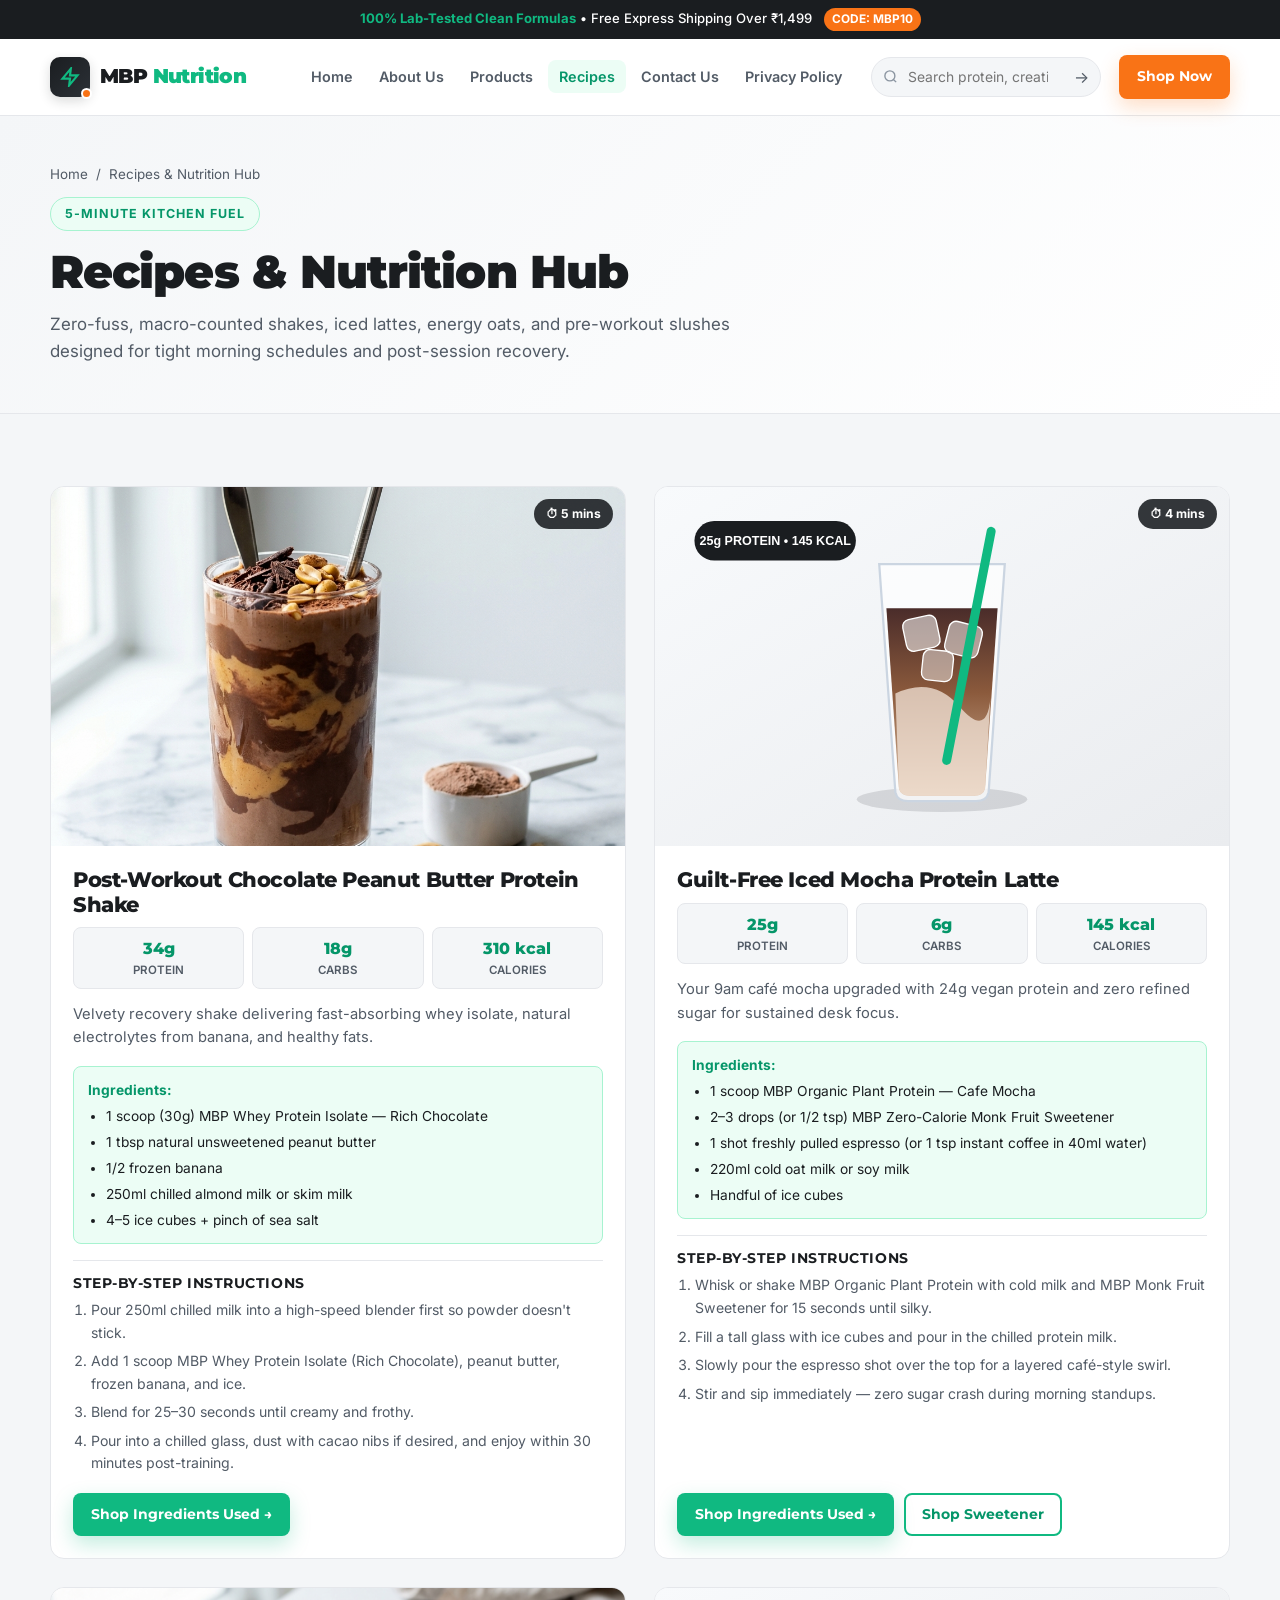
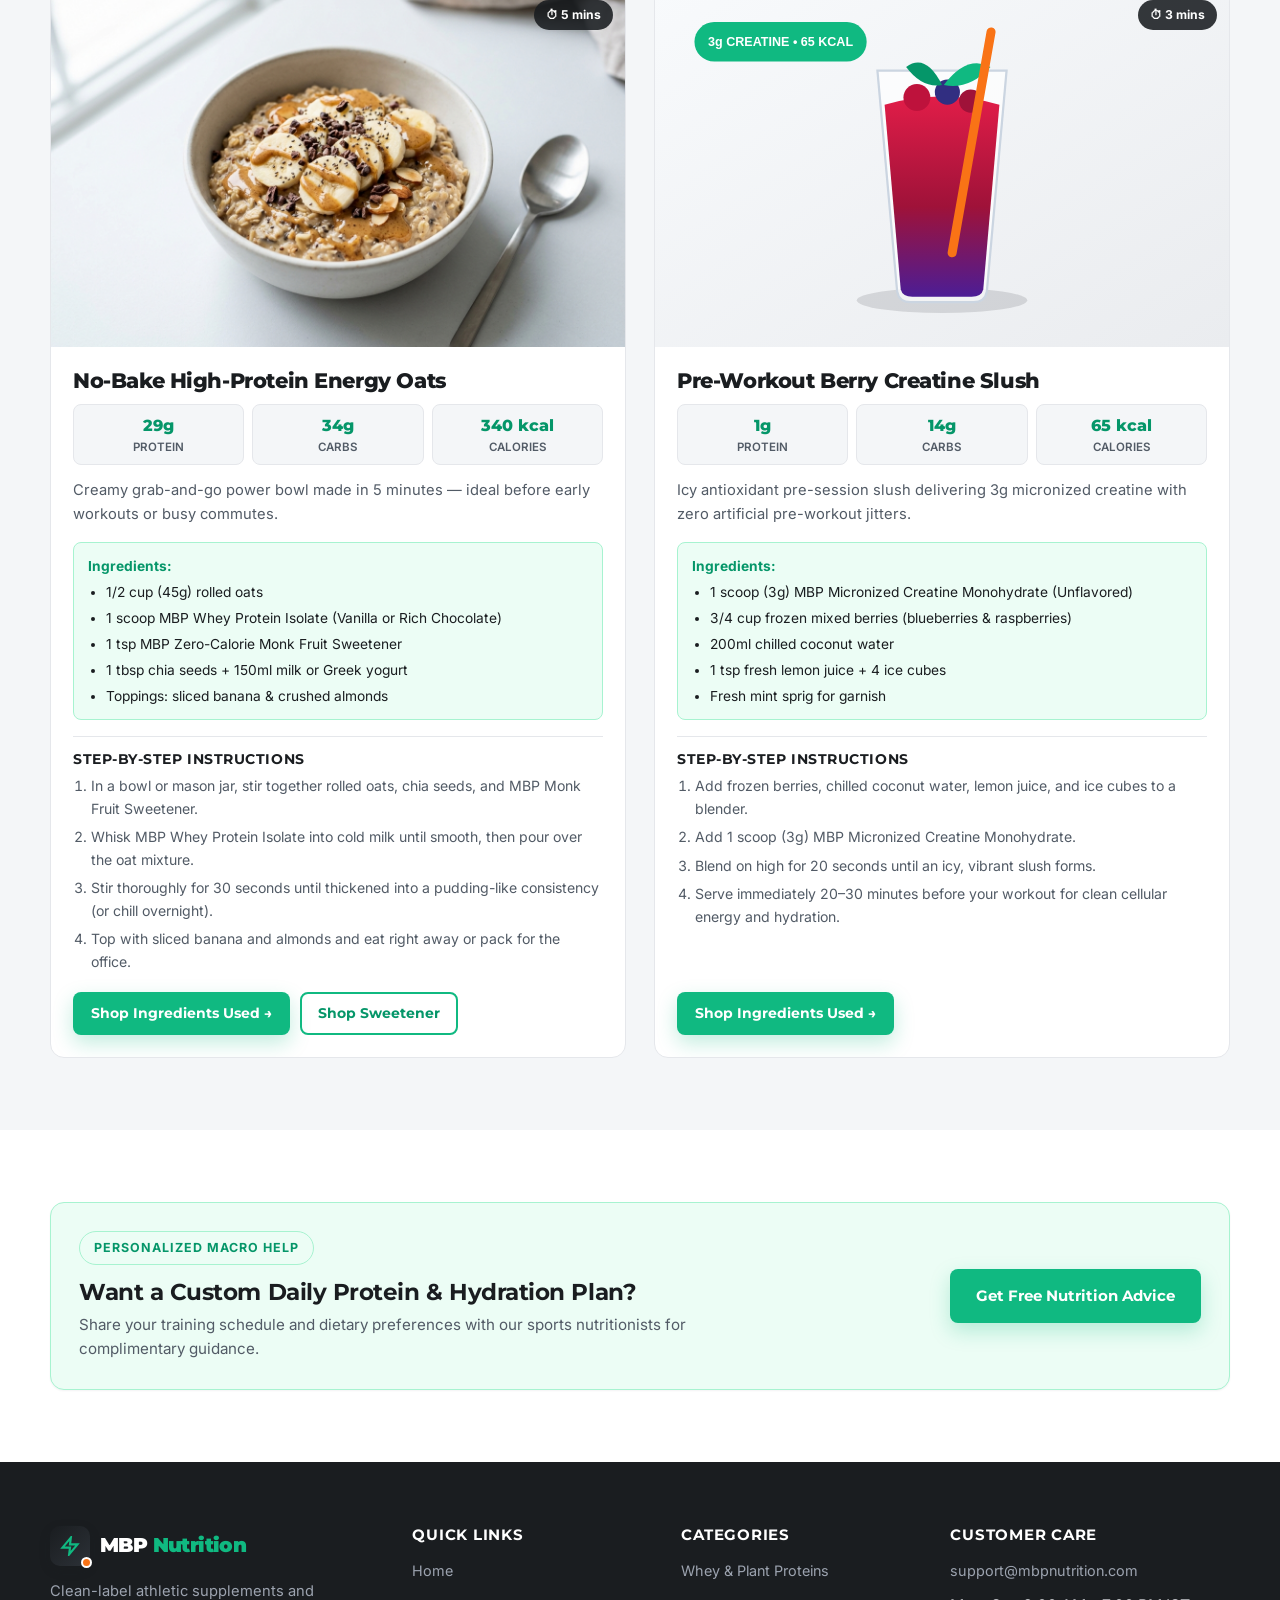
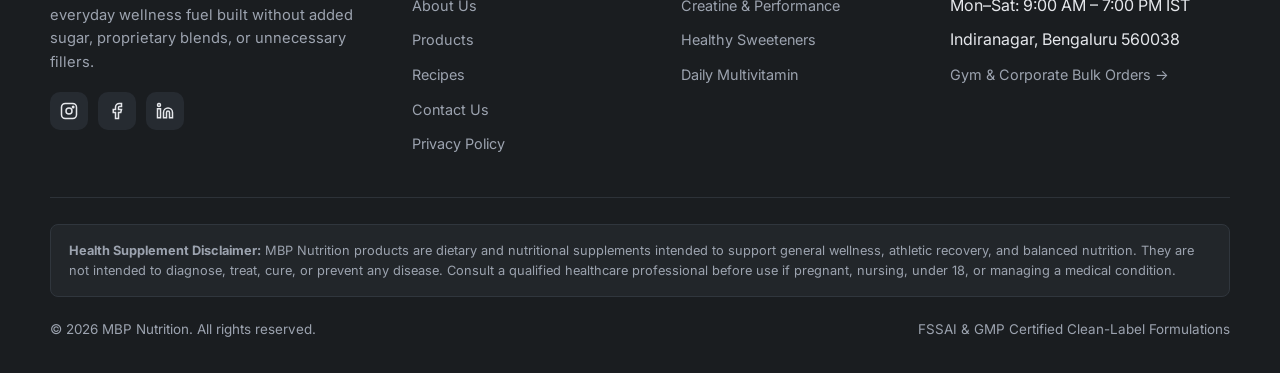
<file: mbp-nutrition/recipes.html>
<!DOCTYPE html>
<html lang="en">
<head>
  <meta charset="UTF-8">
  <meta name="viewport" content="width=device-width, initial-scale=1.0">
  <title>Recipes &amp; Nutrition Hub | MBP Nutrition — 5-Minute High-Protein Fuel</title>
  <meta name="description" content="Explore quick 5-minute high-protein recipes crafted with MBP Nutrition Whey Isolate, Organic Plant Protein, Micronized Creatine, and Zero-Calorie Monk Fruit Sweetener.">
  <meta property="og:title" content="MBP Nutrition Recipes &amp; Nutrition Hub | Fast Macro-Balanced Recipes">
  <meta property="og:description" content="Prep time, Protein/Carbs/Calories macros, step-by-step instructions, and direct links to shop ingredients used.">
  <link rel="preconnect" href="https://fonts.googleapis.com">
  <link rel="preconnect" href="https://fonts.gstatic.com" crossorigin>
  <link href="https://fonts.googleapis.com/css2?family=Inter:wght@400;500;600;700&family=Montserrat:wght@700;800;900&display=swap" rel="stylesheet">
  <link rel="stylesheet" href="styles.css">
</head>
<body>
  <a class="skip-link" href="#main-content">Skip to main content</a>

  <div class="promo-strip">
    <strong>100% Lab-Tested Clean Formulas</strong> • Free Express Shipping Over ₹1,499 <span class="promo-pill">CODE: MBP10</span>
  </div>

  <header class="site-header">
    <div class="container nav-bar">
      <a class="brand" href="index.html" aria-label="MBP Nutrition Home">
        <span class="brand__logo-mark" aria-hidden="true">
          <svg width="20" height="20" viewBox="0 0 24 24" fill="none" stroke="currentColor" stroke-width="2.6"><path d="M13 2L3 14h9l-1 8 10-12h-9l1-8z"/></svg>
        </span>
        <span>MBP <span class="brand__accent">Nutrition</span></span>
      </a>

      <nav class="nav-desktop" aria-label="Primary Navigation">
        <ul class="nav-links">
          <li><a class="nav-link" href="index.html">Home</a></li>
          <li><a class="nav-link" href="about.html">About Us</a></li>
          <li><a class="nav-link" href="products.html">Products</a></li>
          <li><a class="nav-link is-active" href="recipes.html" aria-current="page">Recipes</a></li>
          <li><a class="nav-link" href="contact.html">Contact Us</a></li>
          <li><a class="nav-link" href="privacy.html">Privacy Policy</a></li>
        </ul>

        <div class="nav-search" data-search-widget>
          <form class="nav-search__form" role="search" aria-label="Search supplements and recipes">
            <span class="nav-search__icon" aria-hidden="true">
              <svg width="15" height="15" viewBox="0 0 24 24" fill="none" stroke="currentColor" stroke-width="2.2"><circle cx="11" cy="11" r="8"/><path d="m21 21-4.3-4.3"/></svg>
            </span>
            <input class="nav-search__input" type="search" placeholder="Search protein, creatine..." aria-label="Search products">
            <button class="nav-search__submit" type="submit" aria-label="Submit search">→</button>
          </form>
          <div class="search-dropdown"></div>
        </div>

        <a class="btn btn--accent btn--sm" href="products.html">Shop Now</a>
      </nav>

      <button class="hamburger" id="menuToggle" type="button" aria-label="Toggle navigation menu" aria-expanded="false" aria-controls="mobileDrawer">
        <span class="hamburger__line"></span>
        <span class="hamburger__line"></span>
        <span class="hamburger__line"></span>
      </button>
    </div>

    <div class="mobile-drawer" id="mobileDrawer">
      <div class="nav-search" style="width:100%;" data-search-widget>
        <form class="nav-search__form" role="search" aria-label="Mobile search">
          <span class="nav-search__icon" aria-hidden="true">
            <svg width="15" height="15" viewBox="0 0 24 24" fill="none" stroke="currentColor" stroke-width="2.2"><circle cx="11" cy="11" r="8"/><path d="m21 21-4.3-4.3"/></svg>
          </span>
          <input class="nav-search__input" type="search" placeholder="Search supplements &amp; recipes..." aria-label="Search products">
          <button class="nav-search__submit" type="submit" aria-label="Submit search">→</button>
        </form>
        <div class="search-dropdown" style="width:100%;"></div>
      </div>
      <ul class="mobile-drawer__links">
        <li><a class="nav-link" href="index.html">Home</a></li>
        <li><a class="nav-link" href="about.html">About Us</a></li>
        <li><a class="nav-link" href="products.html">Products</a></li>
        <li><a class="nav-link is-active" href="recipes.html" aria-current="page">Recipes</a></li>
        <li><a class="nav-link" href="contact.html">Contact Us</a></li>
        <li><a class="nav-link" href="privacy.html">Privacy Policy</a></li>
      </ul>
      <a class="btn btn--accent btn--full" href="products.html">Shop Now</a>
    </div>
  </header>

  <main id="main-content">
    <section class="page-hero">
      <div class="container">
        <nav class="breadcrumb" aria-label="Breadcrumb">
          <a href="index.html">Home</a> <span>/</span> <span>Recipes &amp; Nutrition Hub</span>
        </nav>
        <span class="eyebrow">5-Minute Kitchen Fuel</span>
        <h1 class="page-hero__title">Recipes &amp; Nutrition Hub</h1>
        <p class="page-hero__sub">
          Zero-fuss, macro-counted shakes, iced lattes, energy oats, and pre-workout slushes designed for tight morning schedules and post-session recovery.
        </p>
      </div>
    </section>

    <section class="section section--light">
      <div class="container">
        <div class="grid-2" id="recipesHubGrid"></div>
      </div>
    </section>

    <!-- Nutrition Advice Banner -->
    <section class="section">
      <div class="container">
        <div class="info-card" style="display:flex;flex-wrap:wrap;align-items:center;justify-content:space-between;gap:20px;background:var(--emerald-soft);border-color:var(--emerald-border);">
          <div>
            <span class="eyebrow">Personalized Macro Help</span>
            <h2 style="font-size:1.45rem;margin-bottom:6px;">Want a Custom Daily Protein &amp; Hydration Plan?</h2>
            <p style="max-width:620px;">Share your training schedule and dietary preferences with our sports nutritionists for complimentary guidance.</p>
          </div>
          <a class="btn btn--primary" href="contact.html?inquiry=Nutrition%20Advice">Get Free Nutrition Advice</a>
        </div>
      </div>
    </section>
  </main>

  <footer class="site-footer">
    <div class="container">
      <div class="footer-grid">
        <div>
          <a class="brand footer-brand" href="index.html">
            <span class="brand__logo-mark" aria-hidden="true">
              <svg width="20" height="20" viewBox="0 0 24 24" fill="none" stroke="currentColor" stroke-width="2.6"><path d="M13 2L3 14h9l-1 8 10-12h-9l1-8z"/></svg>
            </span>
            <span>MBP <span class="brand__accent">Nutrition</span></span>
          </a>
          <p class="footer-desc">
            Clean-label athletic supplements and everyday wellness fuel built without added sugar, proprietary blends, or unnecessary fillers.
          </p>
          <div class="social-row" aria-label="Social Media">
            <a class="social-link" href="https://instagram.com" target="_blank" rel="noopener noreferrer" aria-label="Instagram">
              <svg width="18" height="18" viewBox="0 0 24 24" fill="none" stroke="currentColor" stroke-width="2"><rect x="2" y="2" width="20" height="20" rx="5"/><circle cx="12" cy="12" r="4"/><circle cx="17.5" cy="6.5" r="1"/></svg>
            </a>
            <a class="social-link" href="https://facebook.com" target="_blank" rel="noopener noreferrer" aria-label="Facebook">
              <svg width="18" height="18" viewBox="0 0 24 24" fill="none" stroke="currentColor" stroke-width="2"><path d="M18 2h-3a5 5 0 0 0-5 5v3H7v4h3v8h4v-8h3l1-4h-4V7a1 1 0 0 1 1-1h3z"/></svg>
            </a>
            <a class="social-link" href="https://linkedin.com" target="_blank" rel="noopener noreferrer" aria-label="LinkedIn">
              <svg width="18" height="18" viewBox="0 0 24 24" fill="none" stroke="currentColor" stroke-width="2"><path d="M16 8a6 6 0 0 1 6 6v7h-4v-7a2 2 0 0 0-4 0v7h-4v-7a6 6 0 0 1 6-6z"/><rect x="2" y="9" width="4" height="12"/><circle cx="4" cy="4" r="2"/></svg>
            </a>
          </div>
        </div>

        <div>
          <h3 class="footer-heading">Quick Links</h3>
          <ul class="footer-links">
            <li><a href="index.html">Home</a></li>
            <li><a href="about.html">About Us</a></li>
            <li><a href="products.html">Products</a></li>
            <li><a href="recipes.html">Recipes</a></li>
            <li><a href="contact.html">Contact Us</a></li>
            <li><a href="privacy.html">Privacy Policy</a></li>
          </ul>
        </div>

        <div>
          <h3 class="footer-heading">Categories</h3>
          <ul class="footer-links">
            <li><a href="products.html?category=Proteins">Whey &amp; Plant Proteins</a></li>
            <li><a href="products.html?category=Performance">Creatine &amp; Performance</a></li>
            <li><a href="products.html?category=Healthy%20Sweeteners">Healthy Sweeteners</a></li>
            <li><a href="products.html?product=daily-multivitamin-electrolytes">Daily Multivitamin</a></li>
          </ul>
        </div>

        <div>
          <h3 class="footer-heading">Customer Care</h3>
          <ul class="footer-links">
            <li><a href="mailto:support@mbpnutrition.com">support@mbpnutrition.com</a></li>
            <li><span>Mon–Sat: 9:00 AM – 7:00 PM IST</span></li>
            <li><span>Indiranagar, Bengaluru 560038</span></li>
            <li><a href="contact.html?inquiry=Bulk%20Order">Gym &amp; Corporate Bulk Orders →</a></li>
          </ul>
        </div>
      </div>

      <div class="footer-disclaimer">
        <strong>Health Supplement Disclaimer:</strong> MBP Nutrition products are dietary and nutritional supplements intended to support general wellness, athletic recovery, and balanced nutrition. They are not intended to diagnose, treat, cure, or prevent any disease. Consult a qualified healthcare professional before use if pregnant, nursing, under 18, or managing a medical condition.
      </div>

      <div class="footer-bottom">
        <span>&copy; 2026 MBP Nutrition. All rights reserved.</span>
        <span>FSSAI &amp; GMP Certified Clean-Label Formulations</span>
      </div>
    </div>
  </footer>

  <script src="data.js"></script>
  <script src="app.js"></script>
</body>
</html>
</file>
<file: mbp-nutrition/styles.css>
/* ==========================================================================
   MBP Nutrition — Clean-Label Athletic & Wellness Design System
   Colors: #FFFFFF (White), #F4F6F8 (Light Grey), #1A1D20 (Deep Charcoal),
           #10B981 (Electric Emerald Green), #F97316 (Energetic Orange)
   ========================================================================== */

:root {
  --bg-white: #FFFFFF;
  --bg-light: #F4F6F8;
  --bg-surface: #FFFFFF;
  --bg-charcoal: #1A1D20;
  --bg-charcoal-soft: #23272B;
  --text-main: #1A1D20;
  --text-muted: #525B66;
  --text-light: #8B95A1;
  --emerald: #10B981;
  --emerald-dark: #059669;
  --emerald-soft: #ECFDF5;
  --emerald-border: #A7F3D0;
  --orange: #F97316;
  --orange-dark: #EA580C;
  --orange-soft: #FFF7ED;
  --orange-border: #FED7AA;
  --border-color: #E5E7EB;
  --border-strong: #D1D5DB;
  --shadow-xs: 0 1px 2px rgba(26, 29, 32, 0.05);
  --shadow-sm: 0 4px 12px rgba(26, 29, 32, 0.06);
  --shadow-md: 0 12px 28px rgba(26, 29, 32, 0.09);
  --shadow-lg: 0 20px 44px rgba(26, 29, 32, 0.14);
  --radius-sm: 8px;
  --radius-md: 14px;
  --radius-lg: 20px;
  --radius-full: 9999px;
  --container: 1220px;
  --transition: 0.22s cubic-bezier(0.22, 1, 0.36, 1);
}

/* Reset & Base */
*,
*::before,
*::after {
  box-sizing: border-box;
}

html {
  scroll-behavior: smooth;
  -webkit-text-size-adjust: 100%;
}

body {
  margin: 0;
  font-family: 'Inter', -apple-system, BlinkMacSystemFont, 'Segoe UI', Roboto, sans-serif;
  font-size: 16px;
  line-height: 1.6;
  color: var(--text-main);
  background-color: var(--bg-white);
  -webkit-font-smoothing: antialiased;
}

img {
  max-width: 100%;
  height: auto;
  display: block;
}

a {
  color: inherit;
  text-decoration: none;
}

button,
input,
select,
textarea {
  font-family: inherit;
  font-size: inherit;
}

ul, ol {
  margin: 0;
  padding: 0;
  list-style: none;
}

h1, h2, h3, h4, .font-heading {
  font-family: 'Montserrat', -apple-system, BlinkMacSystemFont, sans-serif;
  margin: 0;
  line-height: 1.18;
  letter-spacing: -0.02em;
  color: var(--text-main);
}

p {
  margin: 0;
}

:focus-visible {
  outline: 3px solid var(--emerald);
  outline-offset: 2px;
}

.sr-only {
  position: absolute;
  width: 1px;
  height: 1px;
  padding: 0;
  margin: -1px;
  overflow: hidden;
  clip: rect(0, 0, 0, 0);
  white-space: nowrap;
  border: 0;
}

.skip-link {
  position: absolute;
  left: -9999px;
  top: 0;
  background: var(--bg-charcoal);
  color: #fff;
  padding: 10px 18px;
  z-index: 2000;
  font-weight: 600;
  border-radius: 0 0 var(--radius-sm) 0;
}
.skip-link:focus {
  left: 12px;
  top: 12px;
}

/* Container & Layout */
.container {
  width: 100%;
  max-width: var(--container);
  margin: 0 auto;
  padding-inline: 20px;
}

.section {
  padding-block: 72px;
}

.section--light {
  background-color: var(--bg-light);
}

.section--dark {
  background-color: var(--bg-charcoal);
  color: #FFFFFF;
}

.section-header {
  display: flex;
  flex-wrap: wrap;
  align-items: flex-end;
  justify-content: space-between;
  gap: 20px;
  margin-bottom: 40px;
}

.section-header--center {
  flex-direction: column;
  align-items: center;
  text-align: center;
  max-width: 680px;
  margin-inline: auto;
}

.eyebrow {
  display: inline-flex;
  align-items: center;
  gap: 8px;
  font-size: 0.78rem;
  font-weight: 700;
  text-transform: uppercase;
  letter-spacing: 0.08em;
  color: var(--emerald-dark);
  background: var(--emerald-soft);
  border: 1px solid var(--emerald-border);
  padding: 6px 14px;
  border-radius: var(--radius-full);
  margin-bottom: 14px;
}

.eyebrow--orange {
  color: var(--orange-dark);
  background: var(--orange-soft);
  border-color: var(--orange-border);
}

.section-title {
  font-size: clamp(1.75rem, 3vw, 2.5rem);
  font-weight: 800;
}

.section-subtitle {
  margin-top: 10px;
  color: var(--text-muted);
  font-size: 1.03rem;
  max-width: 620px;
}

/* Buttons */
.btn {
  display: inline-flex;
  align-items: center;
  justify-content: center;
  gap: 8px;
  padding: 13px 24px;
  border-radius: var(--radius-sm);
  font-family: 'Montserrat', sans-serif;
  font-weight: 700;
  font-size: 0.94rem;
  border: 2px solid transparent;
  cursor: pointer;
  transition: transform var(--transition), background-color var(--transition), box-shadow var(--transition), border-color var(--transition), color var(--transition);
  white-space: nowrap;
}

.btn:active {
  transform: translateY(1px);
}

.btn--primary {
  background-color: var(--emerald);
  color: #FFFFFF;
  box-shadow: 0 8px 20px rgba(16, 185, 129, 0.25);
}
.btn--primary:hover {
  background-color: var(--emerald-dark);
  transform: translateY(-2px);
  box-shadow: 0 12px 24px rgba(16, 185, 129, 0.32);
}

.btn--accent {
  background-color: var(--orange);
  color: #FFFFFF;
  box-shadow: 0 8px 20px rgba(249, 115, 22, 0.24);
}
.btn--accent:hover {
  background-color: var(--orange-dark);
  transform: translateY(-2px);
  box-shadow: 0 12px 24px rgba(249, 115, 22, 0.34);
}

.btn--dark {
  background-color: var(--bg-charcoal);
  color: #FFFFFF;
}
.btn--dark:hover {
  background-color: #2E343B;
  transform: translateY(-2px);
}

.btn--outline {
  background-color: transparent;
  color: var(--text-main);
  border-color: var(--border-strong);
}
.btn--outline:hover {
  border-color: var(--emerald);
  color: var(--emerald-dark);
  background-color: var(--emerald-soft);
}

.btn--outline-emerald {
  background-color: transparent;
  color: var(--emerald-dark);
  border-color: var(--emerald);
}
.btn--outline-emerald:hover {
  background-color: var(--emerald);
  color: #FFFFFF;
}

.btn--sm {
  padding: 9px 16px;
  font-size: 0.85rem;
}

.btn--full {
  width: 100%;
}

/* ==========================================================================
   Announcement Top Strip & Sticky Navigation Header
   ========================================================================== */
.promo-strip {
  background-color: var(--bg-charcoal);
  color: #FFFFFF;
  font-size: 0.82rem;
  padding: 8px 16px;
  text-align: center;
  font-weight: 500;
}

.promo-strip strong {
  color: var(--emerald);
}

.promo-strip .promo-pill {
  display: inline-block;
  margin-left: 8px;
  padding: 2px 8px;
  background: var(--orange);
  color: #FFFFFF;
  font-weight: 700;
  border-radius: var(--radius-full);
  font-size: 0.74rem;
}

.site-header {
  position: sticky;
  top: 0;
  z-index: 1000;
  background: rgba(255, 255, 255, 0.96);
  backdrop-filter: blur(12px);
  border-bottom: 1px solid var(--border-color);
  transition: box-shadow var(--transition);
}

.site-header.is-scrolled {
  box-shadow: var(--shadow-sm);
}

.nav-bar {
  display: flex;
  align-items: center;
  justify-content: space-between;
  gap: 16px;
  min-height: 76px;
}

.brand {
  display: inline-flex;
  align-items: center;
  gap: 10px;
  font-family: 'Montserrat', sans-serif;
  font-weight: 900;
  font-size: 1.24rem;
  letter-spacing: -0.03em;
  color: var(--text-main);
  flex-shrink: 0;
}

.brand__logo-mark {
  width: 40px;
  height: 40px;
  border-radius: 10px;
  background: linear-gradient(135deg, var(--bg-charcoal) 0%, #2C3137 100%);
  display: grid;
  place-items: center;
  color: var(--emerald);
  position: relative;
  box-shadow: 0 4px 12px rgba(26, 29, 32, 0.16);
}

.brand__logo-mark::after {
  content: '';
  position: absolute;
  bottom: -2px;
  right: -2px;
  width: 11px;
  height: 11px;
  border-radius: 50%;
  background: var(--orange);
  border: 2px solid #FFFFFF;
}

.brand__accent {
  color: var(--emerald);
}

.nav-desktop {
  display: flex;
  align-items: center;
  gap: 18px;
  flex: 1;
  justify-content: flex-end;
}

.nav-links {
  display: flex;
  align-items: center;
  gap: 4px;
}

.nav-link {
  padding: 8px 11px;
  font-size: 0.9rem;
  font-weight: 600;
  color: var(--text-muted);
  border-radius: var(--radius-sm);
  transition: color var(--transition), background-color var(--transition);
  white-space: nowrap;
}

.nav-link:hover {
  color: var(--text-main);
  background-color: var(--bg-light);
}

.nav-link.is-active {
  color: var(--emerald-dark);
  background-color: var(--emerald-soft);
}

/* Header Search Bar */
.nav-search {
  position: relative;
  width: 230px;
  flex-shrink: 0;
}

.nav-search__form {
  position: relative;
  display: flex;
  align-items: center;
}

.nav-search__input {
  width: 100%;
  height: 40px;
  padding: 0 38px 0 36px;
  border: 1.5px solid var(--border-color);
  border-radius: var(--radius-full);
  background: var(--bg-light);
  color: var(--text-main);
  font-size: 0.87rem;
  transition: border-color var(--transition), background-color var(--transition), box-shadow var(--transition);
}

.nav-search__input:focus {
  outline: none;
  background: #FFFFFF;
  border-color: var(--emerald);
  box-shadow: 0 0 0 3px rgba(16, 185, 129, 0.14);
}

.nav-search__icon {
  position: absolute;
  left: 12px;
  color: var(--text-light);
  pointer-events: none;
  display: inline-flex;
}

.nav-search__submit {
  position: absolute;
  right: 6px;
  width: 28px;
  height: 28px;
  border-radius: 50%;
  border: none;
  background: transparent;
  color: var(--text-muted);
  display: grid;
  place-items: center;
  cursor: pointer;
}
.nav-search__submit:hover {
  background: var(--emerald-soft);
  color: var(--emerald-dark);
}

.search-dropdown {
  position: absolute;
  top: calc(100% + 8px);
  right: 0;
  width: 320px;
  max-height: 360px;
  overflow-y: auto;
  background: #FFFFFF;
  border: 1px solid var(--border-color);
  border-radius: var(--radius-md);
  box-shadow: var(--shadow-lg);
  padding: 8px;
  display: none;
  z-index: 1100;
}

.search-dropdown.is-open {
  display: block;
}

.search-dropdown__item {
  display: flex;
  align-items: center;
  gap: 12px;
  padding: 10px;
  border-radius: var(--radius-sm);
  transition: background-color var(--transition);
}

.search-dropdown__item:hover {
  background-color: var(--bg-light);
}

.search-dropdown__thumb {
  width: 44px;
  height: 44px;
  border-radius: 8px;
  object-fit: cover;
  background: var(--bg-light);
  flex-shrink: 0;
}

.search-dropdown__title {
  font-weight: 700;
  font-size: 0.88rem;
  color: var(--text-main);
}

.search-dropdown__meta {
  font-size: 0.78rem;
  color: var(--text-muted);
}

.search-dropdown__empty {
  padding: 16px;
  text-align: center;
  font-size: 0.86rem;
  color: var(--text-muted);
}

/* Mobile Toggle & Drawer */
.hamburger {
  display: none;
  width: 42px;
  height: 42px;
  border: 1.5px solid var(--border-color);
  border-radius: var(--radius-sm);
  background: #FFFFFF;
  cursor: pointer;
  align-items: center;
  justify-content: center;
  flex-direction: column;
  gap: 5px;
  padding: 0;
}

.hamburger__line {
  width: 20px;
  height: 2px;
  background: var(--text-main);
  border-radius: 2px;
  transition: transform var(--transition), opacity var(--transition);
}

.hamburger[aria-expanded="true"] .hamburger__line:nth-child(1) {
  transform: translateY(7px) rotate(45deg);
}
.hamburger[aria-expanded="true"] .hamburger__line:nth-child(2) {
  opacity: 0;
}
.hamburger[aria-expanded="true"] .hamburger__line:nth-child(3) {
  transform: translateY(-7px) rotate(-45deg);
}

.mobile-drawer {
  display: none;
  background: #FFFFFF;
  border-top: 1px solid var(--border-color);
  padding: 18px 20px 24px;
}

.mobile-drawer.is-open {
  display: block;
}

.mobile-drawer__links {
  display: grid;
  gap: 6px;
  margin-block: 14px 18px;
}

.mobile-drawer__links .nav-link {
  display: block;
  padding: 11px 14px;
  font-size: 0.98rem;
}

/* ==========================================================================
   Hero Section
   ========================================================================== */
.hero {
  position: relative;
  overflow: hidden;
  background: radial-gradient(circle at 85% 20%, rgba(16, 185, 129, 0.09) 0%, transparent 45%),
              radial-gradient(circle at 15% 85%, rgba(249, 115, 22, 0.07) 0%, transparent 40%),
              linear-gradient(180deg, #FFFFFF 0%, #F4F6F8 100%);
  padding-block: 56px 72px;
}

.hero__grid {
  display: grid;
  grid-template-columns: 1.05fr 0.95fr;
  align-items: center;
  gap: 44px;
}

.hero__title {
  font-size: clamp(2.15rem, 4.4vw, 3.45rem);
  font-weight: 900;
  line-height: 1.08;
  margin-bottom: 18px;
}

.hero__title span {
  color: var(--emerald);
}

.hero__subtitle {
  font-size: 1.1rem;
  color: var(--text-muted);
  max-width: 560px;
  margin-bottom: 28px;
}

.hero__actions {
  display: flex;
  flex-wrap: wrap;
  gap: 14px;
  margin-bottom: 34px;
}

.hero__metrics {
  display: grid;
  grid-template-columns: repeat(3, minmax(0, 1fr));
  gap: 18px;
  padding-top: 24px;
  border-top: 1px solid var(--border-color);
}

.metric__value {
  font-family: 'Montserrat', sans-serif;
  font-weight: 800;
  font-size: 1.45rem;
  color: var(--text-main);
}

.metric__value span {
  color: var(--orange);
}

.metric__label {
  font-size: 0.83rem;
  color: var(--text-muted);
  font-weight: 500;
}

.hero__visual {
  position: relative;
}

.hero__card {
  background: var(--bg-light);
  border-radius: var(--radius-lg);
  padding: 16px;
  border: 1px solid var(--border-color);
  box-shadow: var(--shadow-lg);
  position: relative;
  overflow: hidden;
}

.hero__card img {
  width: 100%;
  border-radius: 14px;
  aspect-ratio: 4 / 3;
  object-fit: cover;
}

.hero__float-badge {
  position: absolute;
  bottom: 28px;
  left: 28px;
  background: rgba(255, 255, 255, 0.96);
  backdrop-filter: blur(8px);
  border: 1px solid var(--border-color);
  border-radius: var(--radius-md);
  padding: 12px 16px;
  display: flex;
  align-items: center;
  gap: 12px;
  box-shadow: var(--shadow-md);
}

.hero__float-icon {
  width: 38px;
  height: 38px;
  border-radius: 10px;
  background: var(--emerald-soft);
  color: var(--emerald-dark);
  display: grid;
  place-items: center;
  flex-shrink: 0;
}

.hero__float-title {
  font-family: 'Montserrat', sans-serif;
  font-weight: 700;
  font-size: 0.88rem;
}

.hero__float-sub {
  font-size: 0.77rem;
  color: var(--text-muted);
}

/* ==========================================================================
   Trust Badges Bar
   ========================================================================== */
.trust-bar {
  background: #FFFFFF;
  border-top: 1px solid var(--border-color);
  border-bottom: 1px solid var(--border-color);
  padding-block: 22px;
}

.trust-bar__grid {
  display: grid;
  grid-template-columns: repeat(4, minmax(0, 1fr));
  gap: 18px;
}

.trust-item {
  display: flex;
  align-items: center;
  gap: 14px;
  padding: 10px 14px;
  border-radius: var(--radius-md);
  background: var(--bg-light);
}

.trust-item__icon {
  width: 44px;
  height: 44px;
  border-radius: 12px;
  background: #FFFFFF;
  color: var(--emerald);
  display: grid;
  place-items: center;
  flex-shrink: 0;
  box-shadow: var(--shadow-xs);
}

.trust-item__icon--orange {
  color: var(--orange);
}

.trust-item__title {
  font-family: 'Montserrat', sans-serif;
  font-weight: 700;
  font-size: 0.95rem;
}

.trust-item__desc {
  font-size: 0.8rem;
  color: var(--text-muted);
}

/* ==========================================================================
   Cards, Products, Recipes, Reviews
   ========================================================================== */
.grid-4 {
  display: grid;
  grid-template-columns: repeat(4, minmax(0, 1fr));
  gap: 24px;
}

.grid-3 {
  display: grid;
  grid-template-columns: repeat(3, minmax(0, 1fr));
  gap: 24px;
}

.grid-2 {
  display: grid;
  grid-template-columns: repeat(2, minmax(0, 1fr));
  gap: 28px;
}

/* Product Card */
.product-card {
  background: #FFFFFF;
  border: 1px solid var(--border-color);
  border-radius: var(--radius-md);
  overflow: hidden;
  display: flex;
  flex-direction: column;
  transition: transform var(--transition), box-shadow var(--transition), border-color var(--transition);
}

.product-card:hover {
  transform: translateY(-4px);
  box-shadow: var(--shadow-md);
  border-color: var(--emerald-border);
}

.product-card__media {
  position: relative;
  background: var(--bg-light);
  padding: 16px;
  aspect-ratio: 4 / 3;
  display: flex;
  align-items: center;
  justify-content: center;
  overflow: hidden;
}

.product-card__media img {
  width: 100%;
  height: 100%;
  object-fit: cover;
  border-radius: 10px;
  transition: transform 0.35s ease;
}

.product-card:hover .product-card__media img {
  transform: scale(1.04);
}

.product-card__tag {
  position: absolute;
  top: 14px;
  left: 14px;
  background: var(--bg-charcoal);
  color: #FFFFFF;
  font-size: 0.72rem;
  font-weight: 700;
  text-transform: uppercase;
  letter-spacing: 0.04em;
  padding: 5px 10px;
  border-radius: var(--radius-full);
}

.product-card__tag--orange {
  background: var(--orange);
}

.product-card__tag--emerald {
  background: var(--emerald);
}

.product-card__body {
  padding: 20px;
  display: flex;
  flex-direction: column;
  flex: 1;
}

.product-card__cat {
  font-size: 0.75rem;
  font-weight: 700;
  text-transform: uppercase;
  letter-spacing: 0.06em;
  color: var(--emerald-dark);
  margin-bottom: 6px;
}

.product-card__title {
  font-size: 1.08rem;
  font-weight: 800;
  margin-bottom: 8px;
}

.rating-row {
  display: inline-flex;
  align-items: center;
  gap: 6px;
  font-size: 0.85rem;
  margin-bottom: 10px;
}

.stars {
  color: #F59E0B;
  letter-spacing: 1px;
  font-size: 0.92rem;
}

.rating-row__text {
  color: var(--text-muted);
  font-weight: 600;
}

.product-card__benefit {
  font-size: 0.9rem;
  color: var(--text-muted);
  margin-bottom: 14px;
}

.highlight-pills {
  display: flex;
  flex-wrap: wrap;
  gap: 6px;
  margin-bottom: 14px;
}

.highlight-pill {
  font-size: 0.75rem;
  font-weight: 600;
  padding: 4px 10px;
  border-radius: var(--radius-full);
  background: var(--bg-light);
  color: var(--text-main);
  border: 1px solid var(--border-color);
}

.variant-group {
  margin-bottom: 14px;
}

.variant-group__label {
  display: block;
  font-size: 0.75rem;
  font-weight: 700;
  color: var(--text-muted);
  margin-bottom: 6px;
  text-transform: uppercase;
  letter-spacing: 0.04em;
}

.variant-chips {
  display: flex;
  flex-wrap: wrap;
  gap: 6px;
}

.variant-chip {
  padding: 5px 10px;
  border-radius: 6px;
  border: 1.5px solid var(--border-color);
  background: #FFFFFF;
  font-size: 0.78rem;
  font-weight: 600;
  color: var(--text-muted);
  cursor: pointer;
  transition: all var(--transition);
}

.variant-chip:hover {
  border-color: var(--emerald);
  color: var(--text-main);
}

.variant-chip.is-selected {
  border-color: var(--emerald);
  background: var(--emerald-soft);
  color: var(--emerald-dark);
}

.product-card__price-row {
  display: flex;
  align-items: baseline;
  justify-content: space-between;
  gap: 10px;
  margin-top: auto;
  padding-top: 12px;
  border-top: 1px solid var(--border-color);
  margin-bottom: 14px;
}

.price-current {
  font-family: 'Montserrat', sans-serif;
  font-size: 1.32rem;
  font-weight: 800;
  color: var(--text-main);
}

.price-compare {
  font-size: 0.85rem;
  color: var(--text-light);
  text-decoration: line-through;
  margin-left: 6px;
  font-weight: 500;
}

.product-card__servings {
  font-size: 0.78rem;
  color: var(--text-muted);
  font-weight: 600;
}

.product-card__actions {
  display: grid;
  grid-template-columns: 1fr 1fr;
  gap: 8px;
}

/* Filter Bar (Products Page) */
.catalog-controls {
  display: flex;
  flex-wrap: wrap;
  align-items: center;
  justify-content: space-between;
  gap: 16px;
  margin-bottom: 32px;
  padding: 16px 20px;
  background: #FFFFFF;
  border: 1px solid var(--border-color);
  border-radius: var(--radius-md);
}

.filter-tabs {
  display: flex;
  flex-wrap: wrap;
  gap: 8px;
}

.filter-tab {
  padding: 9px 18px;
  border-radius: var(--radius-full);
  border: 1.5px solid var(--border-color);
  background: var(--bg-light);
  font-weight: 600;
  font-size: 0.88rem;
  color: var(--text-muted);
  cursor: pointer;
  transition: all var(--transition);
}

.filter-tab:hover {
  border-color: var(--emerald);
  color: var(--text-main);
}

.filter-tab.is-active {
  background: var(--emerald);
  border-color: var(--emerald);
  color: #FFFFFF;
}

/* Recipe Cards */
.recipe-card {
  background: #FFFFFF;
  border: 1px solid var(--border-color);
  border-radius: var(--radius-md);
  overflow: hidden;
  display: flex;
  flex-direction: column;
  transition: transform var(--transition), box-shadow var(--transition);
}

.recipe-card:hover {
  transform: translateY(-4px);
  box-shadow: var(--shadow-md);
}

.recipe-card__media {
  position: relative;
  aspect-ratio: 16 / 10;
  background: var(--bg-light);
  overflow: hidden;
}

.recipe-card__media img {
  width: 100%;
  height: 100%;
  object-fit: cover;
}

.recipe-card__time {
  position: absolute;
  top: 12px;
  right: 12px;
  background: rgba(26, 29, 32, 0.88);
  color: #FFFFFF;
  font-size: 0.76rem;
  font-weight: 700;
  padding: 5px 12px;
  border-radius: var(--radius-full);
  display: inline-flex;
  align-items: center;
  gap: 5px;
}

.recipe-card__body {
  padding: 22px;
  display: flex;
  flex-direction: column;
  flex: 1;
}

.recipe-card__title {
  font-size: 1.15rem;
  font-weight: 800;
  margin-bottom: 10px;
}

.macro-grid {
  display: grid;
  grid-template-columns: repeat(3, minmax(0, 1fr));
  gap: 8px;
  margin-bottom: 14px;
}

.macro-box {
  background: var(--bg-light);
  border-radius: var(--radius-sm);
  padding: 8px 10px;
  text-align: center;
  border: 1px solid var(--border-color);
}

.macro-box__val {
  font-family: 'Montserrat', sans-serif;
  font-weight: 800;
  font-size: 0.98rem;
  color: var(--emerald-dark);
}

.macro-box__lbl {
  font-size: 0.72rem;
  color: var(--text-muted);
  font-weight: 600;
  text-transform: uppercase;
}

.recipe-card__desc {
  font-size: 0.92rem;
  color: var(--text-muted);
  margin-bottom: 16px;
}

.recipe-steps {
  border-top: 1px solid var(--border-color);
  padding-top: 14px;
  margin-bottom: 18px;
}

.recipe-steps h4 {
  font-size: 0.85rem;
  text-transform: uppercase;
  letter-spacing: 0.04em;
  color: var(--text-main);
  margin-bottom: 8px;
}

.recipe-steps ol {
  list-style: decimal;
  padding-left: 18px;
  display: grid;
  gap: 6px;
  font-size: 0.88rem;
  color: var(--text-muted);
}

.recipe-ingredients {
  background: var(--emerald-soft);
  border: 1px solid var(--emerald-border);
  border-radius: var(--radius-sm);
  padding: 12px 14px;
  margin-bottom: 16px;
  font-size: 0.86rem;
}

.recipe-ingredients strong {
  color: var(--emerald-dark);
  display: block;
  margin-bottom: 4px;
}

/* Customer Reviews Carousel / Grid */
.reviews-controls {
  display: flex;
  align-items: center;
  gap: 10px;
}

.icon-btn {
  width: 42px;
  height: 42px;
  border-radius: 50%;
  border: 1.5px solid var(--border-color);
  background: #FFFFFF;
  color: var(--text-main);
  display: grid;
  place-items: center;
  cursor: pointer;
  transition: all var(--transition);
}

.icon-btn:hover {
  border-color: var(--emerald);
  background: var(--emerald-soft);
  color: var(--emerald-dark);
}

.reviews-track {
  display: grid;
  grid-template-columns: repeat(3, minmax(0, 1fr));
  gap: 22px;
}

.review-card {
  background: #FFFFFF;
  border: 1px solid var(--border-color);
  border-radius: var(--radius-md);
  padding: 24px;
  display: flex;
  flex-direction: column;
  gap: 12px;
  box-shadow: var(--shadow-xs);
}

.review-card__top {
  display: flex;
  align-items: center;
  justify-content: space-between;
  gap: 10px;
}

.verified-badge {
  display: inline-flex;
  align-items: center;
  gap: 5px;
  font-size: 0.74rem;
  font-weight: 700;
  color: var(--emerald-dark);
  background: var(--emerald-soft);
  border: 1px solid var(--emerald-border);
  padding: 3px 9px;
  border-radius: var(--radius-full);
}

.review-card__quote {
  font-size: 0.94rem;
  color: var(--text-main);
  line-height: 1.55;
}

.review-card__result {
  font-size: 0.82rem;
  font-weight: 700;
  color: var(--orange-dark);
  background: var(--orange-soft);
  border: 1px solid var(--orange-border);
  padding: 6px 10px;
  border-radius: var(--radius-sm);
}

.review-card__author {
  margin-top: auto;
  padding-top: 12px;
  border-top: 1px solid var(--border-color);
  display: flex;
  align-items: center;
  justify-content: space-between;
  gap: 8px;
}

.review-card__name {
  font-family: 'Montserrat', sans-serif;
  font-weight: 700;
  font-size: 0.92rem;
}

.review-card__role {
  font-size: 0.78rem;
  color: var(--text-muted);
}

.review-card__product {
  font-size: 0.76rem;
  font-weight: 600;
  color: var(--text-muted);
  text-align: right;
}

/* Newsletter CTA Banner */
.newsletter-box {
  background: linear-gradient(135deg, var(--bg-charcoal) 0%, #262B31 100%);
  color: #FFFFFF;
  border-radius: var(--radius-lg);
  padding: 48px 40px;
  display: grid;
  grid-template-columns: 1.15fr 0.85fr;
  align-items: center;
  gap: 32px;
  position: relative;
  overflow: hidden;
}

.newsletter-box::after {
  content: '';
  position: absolute;
  width: 260px;
  height: 260px;
  border-radius: 50%;
  background: radial-gradient(circle, rgba(16, 185, 129, 0.28) 0%, transparent 70%);
  top: -80px;
  right: -60px;
  pointer-events: none;
}

.newsletter-box h2 {
  color: #FFFFFF;
  font-size: clamp(1.6rem, 2.8vw, 2.2rem);
  margin-bottom: 10px;
}

.newsletter-box p {
  color: #D1D5DB;
  font-size: 0.98rem;
}

.newsletter-form {
  display: flex;
  flex-wrap: wrap;
  gap: 10px;
  position: relative;
  z-index: 1;
}

.newsletter-form input {
  flex: 1;
  min-width: 220px;
  height: 50px;
  padding: 0 18px;
  border-radius: var(--radius-sm);
  border: 1.5px solid #3D444D;
  background: rgba(255, 255, 255, 0.08);
  color: #FFFFFF;
}

.newsletter-form input::placeholder {
  color: #9CA3AF;
}

.newsletter-form input:focus {
  outline: none;
  border-color: var(--emerald);
  background: rgba(255, 255, 255, 0.14);
}

.form-feedback {
  margin-top: 12px;
  padding: 12px 16px;
  border-radius: var(--radius-sm);
  font-size: 0.9rem;
  font-weight: 600;
  display: none;
}

.form-feedback.is-visible {
  display: block;
}

.form-feedback--success {
  background: var(--emerald-soft);
  color: var(--emerald-dark);
  border: 1px solid var(--emerald-border);
}

.form-feedback--error {
  background: #FEF2F2;
  color: #B91C1C;
  border: 1px solid #FECACA;
}

/* ==========================================================================
   Page Banner (Inner Pages)
   ========================================================================== */
.page-hero {
  background: linear-gradient(135deg, var(--bg-light) 0%, #FFFFFF 100%);
  border-bottom: 1px solid var(--border-color);
  padding-block: 48px;
}

.breadcrumb {
  display: flex;
  align-items: center;
  gap: 8px;
  font-size: 0.84rem;
  color: var(--text-muted);
  margin-bottom: 12px;
}

.breadcrumb a:hover {
  color: var(--emerald-dark);
}

.page-hero__title {
  font-size: clamp(2rem, 3.6vw, 2.85rem);
  font-weight: 900;
  margin-bottom: 12px;
}

.page-hero__sub {
  font-size: 1.06rem;
  color: var(--text-muted);
  max-width: 680px;
}

/* ==========================================================================
   About Page Cards & Standards
   ========================================================================== */
.info-card {
  background: #FFFFFF;
  border: 1px solid var(--border-color);
  border-radius: var(--radius-md);
  padding: 28px;
  box-shadow: var(--shadow-xs);
}

.info-card__icon {
  width: 48px;
  height: 48px;
  border-radius: 12px;
  background: var(--emerald-soft);
  color: var(--emerald-dark);
  display: grid;
  place-items: center;
  margin-bottom: 16px;
}

.info-card__icon--orange {
  background: var(--orange-soft);
  color: var(--orange-dark);
}

.info-card h3 {
  font-size: 1.2rem;
  margin-bottom: 10px;
}

.info-card p {
  color: var(--text-muted);
  font-size: 0.95rem;
}

.cert-badge-card {
  background: #FFFFFF;
  border: 1px solid var(--border-color);
  border-radius: var(--radius-md);
  padding: 22px;
  display: flex;
  flex-direction: column;
  gap: 8px;
}

.cert-badge-card__tag {
  align-self: flex-start;
  font-size: 0.76rem;
  font-weight: 800;
  text-transform: uppercase;
  letter-spacing: 0.05em;
  padding: 4px 10px;
  border-radius: var(--radius-full);
  background: var(--emerald-soft);
  color: var(--emerald-dark);
}

/* ==========================================================================
   Forms, Contact, FAQ Accordion & Privacy
   ========================================================================== */
.form-card {
  background: #FFFFFF;
  border: 1px solid var(--border-color);
  border-radius: var(--radius-md);
  padding: 30px;
  box-shadow: var(--shadow-sm);
}

.form-grid {
  display: grid;
  grid-template-columns: repeat(2, minmax(0, 1fr));
  gap: 16px;
}

.form-field {
  display: flex;
  flex-direction: column;
  gap: 6px;
  margin-bottom: 16px;
}

.form-field--full {
  grid-column: 1 / -1;
}

.form-label {
  font-size: 0.86rem;
  font-weight: 700;
  color: var(--text-main);
}

.form-input,
.form-select,
.form-textarea {
  width: 100%;
  padding: 12px 14px;
  border: 1.5px solid var(--border-color);
  border-radius: var(--radius-sm);
  background: #FFFFFF;
  color: var(--text-main);
  transition: border-color var(--transition), box-shadow var(--transition);
}

.form-input:focus,
.form-select:focus,
.form-textarea:focus {
  outline: none;
  border-color: var(--emerald);
  box-shadow: 0 0 0 3px rgba(16, 185, 129, 0.14);
}

.form-textarea {
  min-height: 120px;
  resize: vertical;
}

/* FAQ Accordion */
.accordion {
  display: grid;
  gap: 12px;
}

.accordion-item {
  background: #FFFFFF;
  border: 1px solid var(--border-color);
  border-radius: var(--radius-md);
  overflow: hidden;
}

.accordion-trigger {
  width: 100%;
  text-align: left;
  padding: 18px 22px;
  background: #FFFFFF;
  border: none;
  display: flex;
  align-items: center;
  justify-content: space-between;
  gap: 16px;
  font-family: 'Montserrat', sans-serif;
  font-weight: 700;
  font-size: 1rem;
  color: var(--text-main);
  cursor: pointer;
}

.accordion-trigger:hover {
  background: var(--bg-light);
}

.accordion-icon {
  transition: transform var(--transition);
  color: var(--emerald-dark);
  flex-shrink: 0;
}

.accordion-trigger[aria-expanded="true"] .accordion-icon {
  transform: rotate(180deg);
}

.accordion-panel {
  display: none;
  padding: 0 22px 18px;
  color: var(--text-muted);
  font-size: 0.94rem;
  border-top: 1px solid var(--border-color);
  padding-top: 14px;
}

.accordion-panel.is-open {
  display: block;
}

/* Legal Document */
.legal-card {
  background: #FFFFFF;
  border: 1px solid var(--border-color);
  border-radius: var(--radius-md);
  padding: 36px;
  max-width: 900px;
  margin-inline: auto;
}

.legal-card h2 {
  font-size: 1.32rem;
  margin-top: 28px;
  margin-bottom: 10px;
}

.legal-card h2:first-child {
  margin-top: 0;
}

.legal-card p,
.legal-card li {
  color: var(--text-muted);
  font-size: 0.96rem;
  margin-bottom: 10px;
}

.legal-card ul {
  list-style: disc;
  padding-left: 22px;
  margin-bottom: 14px;
}

/* ==========================================================================
   Modals (Product Details + Reviews, Quick Order / Enquiry)
   ========================================================================== */
.modal-backdrop {
  position: fixed;
  inset: 0;
  background: rgba(26, 29, 32, 0.65);
  backdrop-filter: blur(4px);
  display: none;
  align-items: center;
  justify-content: center;
  padding: 20px;
  z-index: 2000;
  overflow-y: auto;
}

.modal-backdrop.is-open {
  display: flex;
}

.modal-dialog {
  background: #FFFFFF;
  border-radius: var(--radius-lg);
  width: 100%;
  max-width: 880px;
  max-height: 90vh;
  overflow-y: auto;
  box-shadow: var(--shadow-lg);
  position: relative;
  padding: 28px;
}

.modal-dialog--sm {
  max-width: 560px;
}

.modal-close {
  position: absolute;
  top: 18px;
  right: 18px;
  width: 38px;
  height: 38px;
  border-radius: 50%;
  border: 1px solid var(--border-color);
  background: var(--bg-light);
  color: var(--text-main);
  display: grid;
  place-items: center;
  cursor: pointer;
  font-weight: 700;
}

.modal-close:hover {
  background: var(--bg-charcoal);
  color: #FFFFFF;
}

.product-modal__grid {
  display: grid;
  grid-template-columns: 0.9fr 1.1fr;
  gap: 28px;
  align-items: start;
  margin-bottom: 28px;
}

.product-modal__img-wrap {
  background: var(--bg-light);
  border-radius: var(--radius-md);
  padding: 16px;
  border: 1px solid var(--border-color);
}

.product-modal__img-wrap img {
  border-radius: 10px;
  width: 100%;
  aspect-ratio: 1 / 1;
  object-fit: cover;
}

.nutrition-strip {
  display: grid;
  grid-template-columns: repeat(3, minmax(0, 1fr));
  gap: 8px;
  margin-block: 16px;
}

.reviews-section-modal {
  border-top: 1px solid var(--border-color);
  padding-top: 24px;
}

.reviews-modal__grid {
  display: grid;
  grid-template-columns: 1.1fr 0.9fr;
  gap: 24px;
  margin-top: 16px;
}

.review-list-stack {
  display: grid;
  gap: 12px;
  max-height: 360px;
  overflow-y: auto;
  padding-right: 4px;
}

.review-mini-card {
  background: var(--bg-light);
  border: 1px solid var(--border-color);
  border-radius: var(--radius-sm);
  padding: 14px;
}

.star-picker {
  display: inline-flex;
  gap: 6px;
}

.star-picker button {
  background: none;
  border: 1px solid var(--border-color);
  border-radius: 6px;
  padding: 4px 10px;
  cursor: pointer;
  font-size: 1rem;
  color: var(--text-light);
}

.star-picker button.is-active {
  color: #F59E0B;
  border-color: #F59E0B;
  background: #FFFBEB;
}

/* Toast Notification */
.toast {
  position: fixed;
  bottom: 24px;
  right: 24px;
  background: var(--bg-charcoal);
  color: #FFFFFF;
  padding: 14px 20px;
  border-radius: var(--radius-md);
  border-left: 4px solid var(--emerald);
  box-shadow: var(--shadow-lg);
  z-index: 3000;
  font-size: 0.92rem;
  font-weight: 600;
  display: none;
  max-width: 360px;
}

.toast.is-visible {
  display: block;
}

/* ==========================================================================
   Footer
   ========================================================================== */
.site-footer {
  background-color: var(--bg-charcoal);
  color: #E5E7EB;
  padding-top: 64px;
  padding-bottom: 32px;
}

.footer-grid {
  display: grid;
  grid-template-columns: 1.4fr 1fr 1fr 1.2fr;
  gap: 36px;
  padding-bottom: 40px;
  border-bottom: 1px solid #2D3238;
}

.footer-brand {
  color: #FFFFFF;
  margin-bottom: 14px;
}

.footer-desc {
  color: #9CA3AF;
  font-size: 0.92rem;
  margin-bottom: 18px;
  max-width: 320px;
}

.social-row {
  display: flex;
  align-items: center;
  gap: 10px;
}

.social-link {
  width: 38px;
  height: 38px;
  border-radius: 10px;
  background: #262B31;
  color: #E5E7EB;
  display: grid;
  place-items: center;
  transition: background-color var(--transition), color var(--transition), transform var(--transition);
}

.social-link:hover {
  background: var(--emerald);
  color: #FFFFFF;
  transform: translateY(-2px);
}

.footer-heading {
  color: #FFFFFF;
  font-size: 0.95rem;
  font-weight: 700;
  text-transform: uppercase;
  letter-spacing: 0.05em;
  margin-bottom: 14px;
}

.footer-links {
  display: grid;
  gap: 9px;
}

.footer-links a {
  color: #9CA3AF;
  font-size: 0.9rem;
  transition: color var(--transition);
}

.footer-links a:hover {
  color: var(--emerald);
}

.footer-disclaimer {
  margin-top: 26px;
  padding: 16px 18px;
  background: #22262A;
  border: 1px solid #30363D;
  border-radius: var(--radius-sm);
  font-size: 0.8rem;
  color: #9CA3AF;
  line-height: 1.55;
}

.footer-bottom {
  margin-top: 22px;
  display: flex;
  flex-wrap: wrap;
  align-items: center;
  justify-content: space-between;
  gap: 12px;
  font-size: 0.84rem;
  color: #9CA3AF;
}

/* ==========================================================================
   Responsive Breakpoints
   ========================================================================== */
@media (max-width: 1100px) {
  .nav-search {
    width: 180px;
  }
  .grid-4 {
    grid-template-columns: repeat(2, minmax(0, 1fr));
  }
  .footer-grid {
    grid-template-columns: repeat(2, minmax(0, 1fr));
  }
}

@media (max-width: 940px) {
  .nav-desktop {
    display: none;
  }
  .hamburger {
    display: inline-flex;
  }
  .hero__grid,
  .newsletter-box,
  .product-modal__grid,
  .reviews-modal__grid,
  .grid-2 {
    grid-template-columns: 1fr;
  }
  .trust-bar__grid {
    grid-template-columns: repeat(2, minmax(0, 1fr));
  }
  .grid-3,
  .reviews-track {
    grid-template-columns: repeat(2, minmax(0, 1fr));
  }
}

@media (max-width: 640px) {
  .section {
    padding-block: 52px;
  }
  .grid-4,
  .grid-3,
  .reviews-track,
  .trust-bar__grid,
  .form-grid,
  .footer-grid {
    grid-template-columns: 1fr;
  }
  .hero__metrics {
    grid-template-columns: 1fr;
    gap: 12px;
  }
  .newsletter-box {
    padding: 32px 22px;
  }
  .modal-dialog {
    padding: 20px;
  }
  .product-card__actions {
    grid-template-columns: 1fr;
  }
}
</file>
